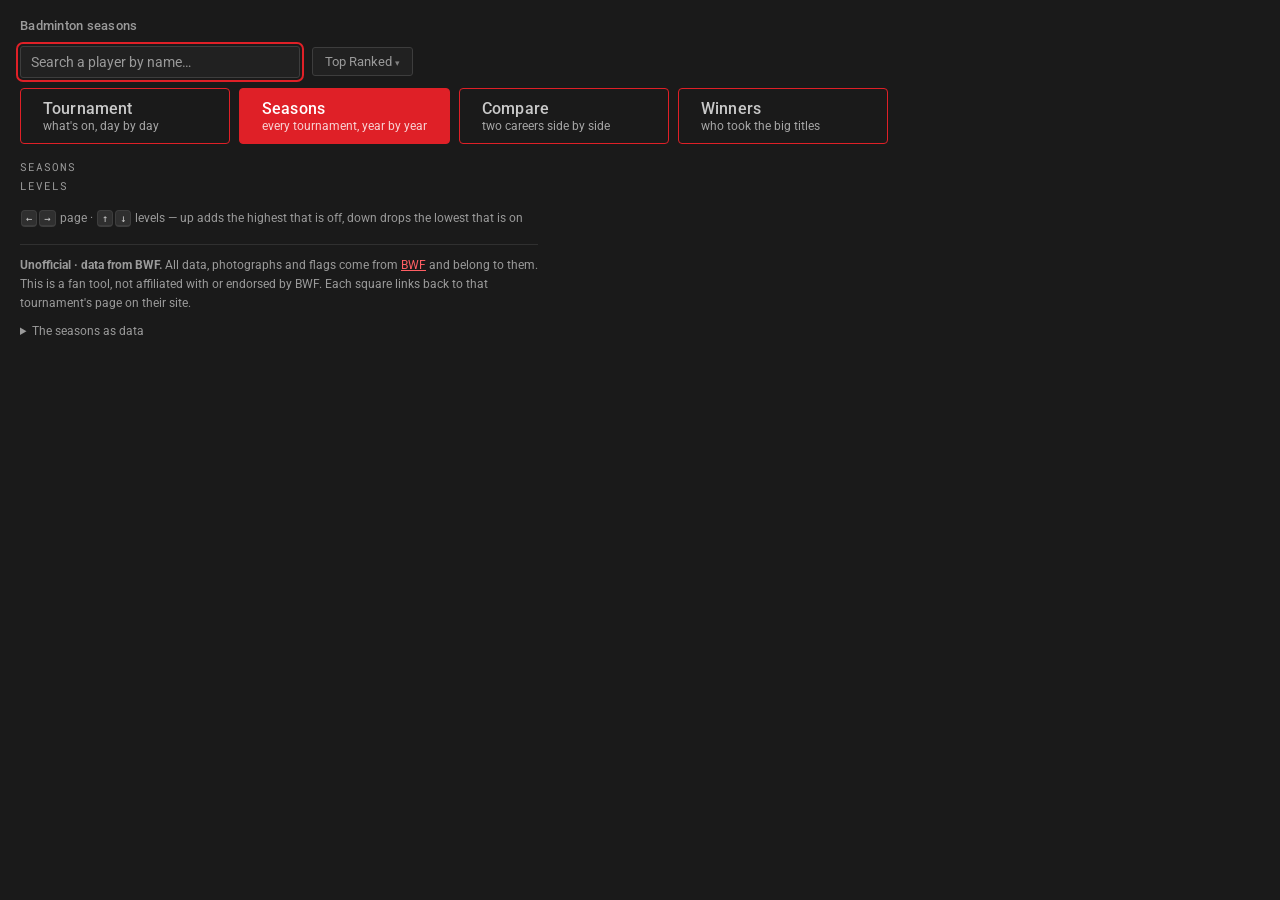
<file: index.html>
<!doctype html>
<html lang="en">
<head>
<meta charset="utf-8">
<meta name="viewport" content="width=device-width, initial-scale=1">
<title>Badminton seasons</title>
<!-- An empty data URI, so the browser stops asking for a favicon that does not
     exist yet and the console stays clean enough for a suite to assert on. -->
<link rel="icon" href="data:,">
<link rel="preconnect" href="https://fonts.googleapis.com">
<link rel="preconnect" href="https://fonts.gstatic.com" crossorigin>
<link rel="stylesheet" href="https://fonts.googleapis.com/css2?family=Roboto+Mono:wght@400;500;700&family=Roboto:wght@400;500;700&display=swap">
<link rel="stylesheet" href="styles.css">
</head>
<body>

<h1>Badminton seasons</h1>

<form id="pick" class="controls" autocomplete="off" role="search">
  <span class="ctl search">
    <input type="search" id="q" placeholder="Search a player by name…"
           aria-label="search for a player" role="combobox"
           aria-expanded="false" aria-controls="suggest" aria-autocomplete="list">
    <ul id="suggest" class="suggest" role="listbox" aria-label="player suggestions" hidden></ul>
  </span>

  <span class="ctl menu">
    <button type="button" id="topBtn" class="seg" aria-expanded="false" aria-controls="topPanel">
      Top ranked <span class="caret">▾</span>
    </button>
    <div id="topPanel" class="panel" hidden>
      <div id="topTabs" class="tabs" role="tablist"></div>
      <ol id="topList" class="toplist"></ol>
    </div>
  </span>
</form>

<!-- Who you are looking at, said properly: photograph, flag, name. -->
<section id="hero" class="hero" hidden>
  <img id="heroAvatar" class="avatar" alt="" hidden>
  <div class="ident">
    <h2 id="heroName" class="who"></h2>
    <p class="meta">
      <img id="heroFlag" class="flag" alt="" hidden>
      <span id="heroMeta"></span>
    </p>
  </div>
  <div class="heroctl">
    <span id="kindWrap" class="seasonsonly" role="group" aria-label="discipline"></span>
    <label class="toggle seasonsonly"><input type="checkbox" id="sized"> Size by weight</label>
  </div>
</section>

<!-- The pages, said plainly. This was a segmented control in the corner of
     the hero, which is where you put a setting, not where you put the other
     half of an application.
     ⚠️ Tournament first (10 Oct 2026). It is the one page that is about
     *now* rather than about a player you have to go and find, so it is the one
     that answers something the moment it opens. The rest run from the narrowest
     question to the widest: one career, two careers, everybody. -->
<nav id="pageNav" class="pagenav" aria-label="pages">
  <button type="button" class="tab" data-page="tmt">
    <span class="name">Tournament</span>
    <span class="sub">what's on, day by day</span>
  </button>
  <button type="button" class="tab on" data-page="seasons" aria-current="page">
    <span class="name">Seasons</span>
    <span class="sub">every tournament, year by year</span>
  </button>
  <button type="button" class="tab" data-page="compare">
    <span class="name">Compare</span>
    <span class="sub">two careers side by side</span>
  </button>
  <button type="button" class="tab" data-page="winners">
    <span class="name">Winners</span>
    <span class="sub">who took the big titles</span>
  </button>
</nav>

<section id="seasonsPage">

<div class="chiprow"><span class="lbl">Seasons</span>
  <div id="years" class="chips" role="group" aria-label="seasons"></div>
</div>

<div class="chiprow"><span class="lbl">Levels</span>
  <div class="chips" role="group" aria-label="tournament levels">
    <span id="levels" class="chips"></span>
    <span class="menu">
      <button type="button" id="moreBtn" class="chip more" aria-expanded="false"
              aria-controls="morePanel" hidden></button>
      <div id="morePanel" class="panel checks" hidden></div>
    </span>
  </div>
</div>

<!-- The one page with no notes under it, so its keys go here, under the chips
     they drive. -->
<p class="legend" id="seasonsKeys">
  <span class="keys"><kbd>←</kbd><kbd>→</kbd> page ·
    <kbd>↑</kbd><kbd>↓</kbd> levels — up adds the highest that is off, down drops
    the lowest that is on</span>
</p>

<p id="status" role="status"></p>

<div id="seasons" class="seasons"></div>
<p id="empty" class="empty" hidden></p>

</section>


<!-- The second page. Two readings of a career that the strip cannot give —
     re-indexed by season and level (the grid), or by level alone (the board) —
     and, either way, room for a second player beside the first. It is a page
     rather than a modal because comparing is a thing you come here to do, not a
     detail you peek at and dismiss. -->
<section id="comparePage" class="page" aria-labelledby="gridTitle" hidden>
  <header class="pagehead">
    <h2 id="gridTitle">Career grid</h2>

    <span id="gridView" class="kindwrap" role="group" aria-label="view">
      <button type="button" class="seg on" data-view="grid" aria-pressed="true">Grid</button>
      <button type="button" class="seg" data-view="honours" aria-pressed="false">Honours</button>
    </span>

    <span id="gridKind" class="kindwrap" role="group" aria-label="discipline"></span>
    <!-- Which vocabulary the rows are named in. Sits beside the discipline
         because it is the same kind of switch: neither changes a result, both
         change what the same results are called and grouped by. -->
    <span id="gridEra" class="kindwrap" role="group" aria-label="tournament names"></span>
    <span id="honMin" class="kindwrap" role="group" aria-label="minimum round" hidden></span>

    <label class="zoom" for="gridZoom">Zoom
      <input type="range" id="gridZoom" min="10" max="40" step="2" value="20"
             aria-label="cell size">
    </label>

    <!-- Whichever of the two views is up, drawn to a PNG. No range picker: the
         Winners board exports a span of seasons because that is the shape of the
         claim posted from it, and a career is not a span. -->
    <button type="button" id="gridSave" class="seg" aria-pressed="false"
            title="save this view as an image">Export</button>

    <form id="cmpPick" class="ctl search cmp" autocomplete="off" role="search">
      <input type="search" id="cmpQ" placeholder="Compare with…"
             aria-label="compare with another player" role="combobox"
             aria-expanded="false" aria-controls="cmpSuggest" aria-autocomplete="list">
      <ul id="cmpSuggest" class="suggest" role="listbox" aria-label="player suggestions" hidden></ul>
    </form>
  </header>

  <div class="chiprow exportbar" id="gridExport" hidden>
    <button type="button" id="gexpSave" class="seg">Download PNG</button>
    <button type="button" id="gexpCopy" class="seg">Copy</button>
    <span id="gexpNote" class="note"></span>
  </div>

  <div class="chiprow"><span class="lbl">Levels</span>
    <div id="gridGroups" class="chips" role="group" aria-label="levels shown"></div>
  </div>

  <div id="gridBody" class="gridbody"></div>
  <div id="honBody" class="honours" hidden></div>

  <p class="legend" id="gridLegend">
    <span class="key"><i class="cell r-w"></i> won</span>
    <span class="key"><i class="cell r-f"></i> final</span>
    <span class="key"><i class="cell r-sf"></i> semi</span>
    <span class="key"><i class="cell r-qf"></i> quarter</span>
    <span class="key"><i class="cell r-r16"></i> last 16</span>
    <span class="key"><i class="cell r-r1"></i> earlier</span>
    <span class="key"><i class="cell r-q"></i> qualifying</span>
    <span class="key"><i class="cell r-off"></i> nothing there</span>
  </p>
  <!-- Its own note rather than a clause in the block above: the reason these are
       here at all is that BWF's id for them is unusable, and that is worth
       saying where somebody looking at the block can read it. -->
  <p class="legend note" id="gamesNote">
    <strong>Continental&nbsp;Games</strong> is the Asian, Commonwealth, European,
    Pan&nbsp;American and African Games &mdash; the individual events only &mdash; and it sits
    <b>half a rung above the Continental&nbsp;Championships</b>: the same circle of
    countries, one every four years rather than every year. BWF has
    filed the Asian Games under four different categories and under none at all,
    so they are recognised by name; the team editions are separate tournaments and
    are left out with every other team event. Sub-regional games &mdash;
    East&nbsp;Asian, Mediterranean, SEA &mdash; are not in it.
  </p>
  <!-- Its own note for the same reason gamesNote has one: Unmapped is the single
       section on this page whose placing is admitted to be a guess, and the
       reason is a fact about the sport rather than about this app. -->
  <p class="legend note" id="oldNote">
    <strong>Unmapped</strong> is everything from before 2007, and it has no rung
    because <strong>there was no ladder</strong>. Until the Superseries began that
    season the circuit was the IBF World Grand&nbsp;Prix, which graded its events
    <strong>6-star down to 1-star by prize money alone</strong> &mdash; and the
    money was not the prestige: the 2006 All&nbsp;England was a
    <strong>4-star</strong> on $125,000, two rungs under the China Masters at
    $250,000. Nothing turns a purse into a tier, so these titles are shown
    together, last, in one section that says plainly that its placing is a guess.
    BWF's own filing is no help: of 85 tournaments from before 2007, checked
    across six careers of that era, <strong>77 carry the same category id</strong>
    &mdash; one bucket holding a world championship, an All&nbsp;England and a
    $3,000 satellite alike.
    <br>
    Results stop at <strong>2006</strong> because that is where BWF's own records
    stop carrying a <em>position</em>. Earlier seasons come back as a list of
    tournaments with no result beside them, and a cell that can only say
    &ldquo;Played&rdquo; is not a career.
  </p>

  <p class="legend note" id="gridNote">
    Each block is one level, and the cells in it are that season's results at
    that level, <strong>best first</strong> — not one column per tournament. A
    block is as wide as the most anyone here played at that level in a single
    season, so the empty cells on the right of a block are events they did not
    enter that year. Hover any cell for the tournament and the result.
    <br>
    <b>Export</b> draws whichever view is up to a PNG at twice the screen's
    density, with the link on it. There is no range to pick, unlike the Winners
    board: it draws <b>what is on screen</b> — the era, the level chips, the
    round bar, and both players if there are two — so switching a level off takes
    it out of the picture as well as off the page.

    <span class="keys"><kbd>←</kbd><kbd>→</kbd> page · <kbd>G</kbd> grid · <kbd>H</kbd> honours · <kbd>W</kbd> World Tour · <kbd>S</kbd> Superseries · <kbd>↑</kbd><kbd>↓</kbd> levels — up adds the highest that is off, down drops the lowest that is on</span>
  </p>

  <p class="legend" id="honLegend" hidden>
    <span class="key"><i class="cell r-w"></i> won</span>
    <span class="key"><i class="cell r-f"></i> final</span>
    <span class="key"><i class="cell r-sf"></i> semi</span>
    <span class="key"><i class="cell r-qf"></i> quarter</span>
    <span class="key"><i class="hnone"></i> nothing that good</span>
  </p>
  <!-- Shown on both readings, because both translate. Not toggled with the
       view-specific notes above it - but it is toggled by the era, because
       which half of a career is being translated is exactly what the era
       switch changes. -->
  <p class="legend note" id="mapNote">
    <strong>*</strong> BWF ships no name for its pre-2018 categories, so results
    from the Superseries era are placed on the tier they became, traced through
    the tournaments themselves: <strong>Superseries Premier</strong> as
    Super&nbsp;1000, <strong>Superseries</strong> as Super&nbsp;750,
    <strong>Grand&nbsp;Prix Gold</strong> as Super&nbsp;300 and
    <strong>Grand&nbsp;Prix</strong> as Super&nbsp;100. Those squares carry a
    notch out of one corner, and hovering one says what it actually was. The
    Seasons page never translates &mdash; there a Superseries Premier is called a
    Superseries Premier. Four old tiers become five new ones, so nothing lands on
    Super&nbsp;500; and before 2011 there was no Premier tier at all, which makes
    a 2008 All&nbsp;England a rung lower than a 2013 one.
    Switch to <strong>Superseries</strong> above to read the ladder the other way.
  </p>

  <!-- The mirror image, and not a paraphrase of it: in this direction the
       Super 500 has nowhere to land, and saying so is most of the note. -->
  <p class="legend note" id="mapNoteSS" hidden>
    <strong>*</strong> Read in Superseries names, the <em>modern</em> results are
    the translated ones: <strong>Super&nbsp;1000</strong> as Superseries Premier,
    <strong>Super&nbsp;750</strong> as Superseries, <strong>Super&nbsp;300</strong>
    as Grand&nbsp;Prix Gold and <strong>Super&nbsp;100</strong> as Grand&nbsp;Prix,
    traced through the tournaments themselves. Those squares carry the notch now,
    and everything from before 2018 is simply called what it was.
    &#9888; <strong>The Super&nbsp;500 has no rung here.</strong> Followed
    backwards across 2018 it splits four to three between Grand&nbsp;Prix Gold and
    Superseries, because one Grand&nbsp;Prix Gold became <em>both</em> a
    Super&nbsp;500 and a Super&nbsp;300 &mdash; 2018 was a split, not a renaming.
    A Super&nbsp;500 is folded up into the <strong>Superseries</strong> and is
    therefore drawn one rung higher than it was. That is the one thing this
    reading gets wrong, and it is why those squares are notched too. The gap
    between Superseries and Grand&nbsp;Prix Gold is the Super&nbsp;500 rung left
    standing empty rather than closed up.
  </p>

  <p class="legend note" id="honNote" hidden>
    Every result that reached the chosen round, whatever season it was in — one
    row per level, hardest at the top. A full rung up has
    <strong>&#966; times the area</strong> of the rung below, so an Olympic square
    covers about thirty Super&nbsp;100 ones. Six of the rungs are a
    <strong>half step</strong> instead — Worlds to Olympics, Continental Games to
    Worlds, Continental Championships to Continental Games, and Super&nbsp;1000 to
    Tour Finals — which is what lets the continental events have rungs of their own
    without the Olympics running away up the ladder.
    <span id="honLadderWT">The five Supers are still an unbroken run, stepping a
    full rung all the way down.</span><span id="honLadderSS" hidden>The era ladder
    has one visible double step, between Superseries and Grand&nbsp;Prix
    Gold, where the Super&nbsp;500 rung stands empty.</span> An empty row is a claim too:
    hover it to see whether they never got that far or never entered. Comparing two
    players mirrors the board about the centre line, so the best results of each
    meet in the middle.
    <br>
    <b>Export</b> draws the board as you have it — the bar included, so raising
    it to <b>W</b> exports a board of titles only — to a PNG at twice the
    screen's density, with the link on it.

    <span class="keys"><kbd>←</kbd><kbd>→</kbd> page · <kbd>G</kbd> grid · <kbd>H</kbd> honours · <kbd>W</kbd> World Tour · <kbd>S</kbd> Superseries · <kbd>↑</kbd><kbd>↓</kbd> the bar</span>
  </p>
</section>

<!-- Whatever tournament is on, without anybody picking one. `vue-tmt-schedule`
     names the live one, the one before it and the one after; the day bar walks
     its dates; `day-matches` gives that day's order of play, laid out by court
     because that is how an order of play is read. -->
<!-- One season, one pyramid: the base is the widest tier and the summit is the
     single greatest title. Like the tournament page, this is about the sport
     rather than about a player you chose, so it has no search box. -->
<section id="winPage" class="page" hidden>
  <header class="pagehead">
    <h2 id="winTitle">Winners</h2>

    <!-- Two readings of the same seasons: the board says who won what, the
         score says how much of it. Beside the discipline because it is the same
         kind of switch — neither changes a result, both change what you are
         being shown of them. -->
    <span id="winView" class="kindwrap" role="group" aria-label="view"></span>

    <span id="winKind" class="kindwrap" role="group" aria-label="discipline"></span>

    <!-- Which season the Year view draws. A menu rather than chips: twenty of
         them is a list to pick from, and the tiers beside it are a set to
         switch. Hidden on the three views that draw all twenty at once. -->
    <select id="winYear" class="whopick" aria-label="which season" hidden></select>

    <!-- Which tiers are drawn. A chip here only removes columns — nothing on
         this view is a share of anything, so there is no denominator to move
         and no number that changes meaning when one is off.

         Super 300 is nonetheless off to begin with, and the reason is width
         rather than meaning: it is eleven or twelve more columns in a modern
         season and thirteen in a Superseries one, and every square shrinks to
         fit them. It exists because the ledger's most quoted number — eleven
         titles in a season — is an eleventh title on that tier. See
         `YEAR_GROUPS`. -->
    <span id="winGroups" class="kindwrap" role="group" aria-label="tiers" hidden></span>

    <!-- Which continents count. Not a filter on the drawing: a chip moves the
         score too, because a ranking of legends is only readable if the reader
         knows and chooses which continents it is a share of. Asia and Europe by
         default, which is where 99.8% of these titles are won. -->
    <span id="winConf" class="kindwrap" role="group" aria-label="continents"></span>

    <!-- Whose career the third view draws. A menu rather than chips: ninety
         competitors on the women's doubles board is a list to search rather than
         a set to choose between. It sets the same pick a click on the Board
         sets, so the two are one act. -->
    <select id="winWho" class="whopick" aria-label="whose career" hidden></select>

    <span id="winSpan" class="tmtwhen"></span>

    <!-- The band under the pyramid, and the bar it draws at. Not a filter: it
         adds a reading of the same titles rather than hiding any of them. -->
    <button type="button" id="winEras" class="seg on" aria-pressed="true"
            title="the seasons somebody dominated">Eras</button>
    <span id="winMin" class="kindwrap" role="group" aria-label="titles a season"></span>

    <label class="zoom" id="winZoomLbl" for="winZoom">Zoom
      <input type="range" id="winZoom" min="8" max="26" step="1" value="14"
             aria-label="photograph size">
    </label>

    <!-- The score view's clutter bar. Not a filter on the data — every title is
         still in every season's total — only on how many lines are drawn. -->
    <span class="zoom" id="winFloor" hidden>
      <label for="winFloorRange">Show</label>
      <input type="range" id="winFloorRange" min="0" max="60" step="5" value="20"
             aria-label="lowest career best to draw">
      <span id="winFloorTxt" class="floortxt"></span>
    </span>

    <!-- A range of seasons, drawn to a PNG. The years are a range rather than a
         filter because that is the shape of the claim somebody posts. -->
    <button type="button" id="winSave" class="seg" aria-pressed="false"
            title="save a range of seasons as an image">Export</button>
  </header>

  <div class="chiprow exportbar" id="winExport" hidden>
    <label for="expFrom">From</label>
    <select id="expFrom" aria-label="first season"></select>
    <label for="expTo">to</label>
    <select id="expTo" aria-label="last season"></select>
    <button type="button" id="expSave" class="seg">Download PNG</button>
    <button type="button" id="expCopy" class="seg">Copy</button>
    <span id="expNote" class="note"></span>
  </div>

  <div id="winBody" class="pyr"></div>

  <!-- The same seasons as a quantity. One line per career, a point in every
       season somebody won something, and the height is how much of that season
       they took. -->
  <div id="winScore" class="score" hidden>
    <div class="chartwrap">
      <svg id="scoreChart" viewBox="0 0 1180 510" preserveAspectRatio="xMidYMid meet"
           role="img" aria-label="domination score by season"></svg>
      <div id="scoreTip" hidden></div>
    </div>
    <div class="legend scorelegend" id="scoreLegend"></div>

    <!-- The ranking. Deliberately *not* governed by the Show bar above it: that
         filters on peak, and a total ranking cut by peak is a different claim.
         See `dominationRanking`. -->
    <div class="ranks">
      <div class="chiprow">
        <h3>Dominators</h3>
        <div id="rankMode" class="chips" role="group" aria-label="rank by"></div>
        <!-- There was a row of chips here offering three readings of the
             pandemic seasons. There is one reading now and no control for it;
             what it is gets said in the caption instead, because a reader
             comparing 2020 with 2023 should not have to infer that the two were
             divided by the same year. -->
        <span class="lbl" id="rankWhat"></span>
        <button type="button" class="linkish" id="rankMore" hidden></button>
      </div>
      <table id="scoreRank" class="ranktable"></table>
    </div>

    <div class="scorecols">
      <div>
        <h3>Best single seasons</h3>
        <table id="scoreBest"></table>
      </div>
      <div>
        <h3>What each season held</h3>
        <table id="scoreYears"></table>
      </div>
    </div>
  </div>

  <p class="legend note" id="careerNote" hidden>
    <b>The same board, read through one competitor.</b> Every square is in the
    same place and at the same size it is on the Board — same rows, same
    tournaments, same order — but instead of the winner's face it shows what
    <i>this</i> competitor got there, in the colours the Compare page uses.
    <b>Green and a #1 is a title</b>, and the ramp runs down through the final,
    the semi-final and the early rounds to red.
    <br>
    ⚠️ <b>An outline is a tournament they did not enter, and that is not a
    defeat.</b> It is the reason this view exists. On the Board, a season where
    somebody took eleven of seventeen titles shows six squares with somebody
    else's face in them, and they all read alike — when four of them may be
    tournaments that competitor never played and two may be finals they lost.
    Eleven from thirteen with two finals is a different season, and the Board
    alone cannot say so.
    <br>
    ⚠️ <b>This is the competitor's own record, read from BWF's career data</b>
    and joined to the board on BWF's tournament id. The harvested file holds who
    <i>won</i> each title and nothing about anybody else, so a runner-up can only
    come from the career — which is a whole career of requests, cached in your
    browser the same way the Seasons page caches one.
    <br>
    ⚠️ <b>A pair is the two careers where they agree.</b> BWF ships no partner at
    all, so a doubles career is that player's results in that draw whoever they
    played with. Two players who finished in the same place at the same
    tournament were in the same pair — exact for a title or a lost final, since
    only one pair can be either, and an approximation for an early exit, where two
    pairs can go out in the same round. Where they disagree they were not
    partners, so the tournament is drawn as one this pair did not play.
  </p>

  <p class="legend note" id="scoreNote" hidden>
    <b>A score of 100 is the whole season</b> — every title on the board that
    year, and nobody else with one. It is a share, so one player's rise is
    always somebody else's fall, and the seasons can be held against each other
    however many titles each of them held.
    <br>
    <b>Not every title counts the same.</b> Each is worth what its rung on the
    board is worth, on the same ladder the photographs above are sized by. So the
    score is not a second ranking; it is the board's own ranking, added up. A
    Super 750 is the unit:
    <span id="scoreLadder" class="ladder"></span>
    Seven Super 750s to an Olympic gold, which is about the trade anybody who
    has watched the sport would make. The rungs step by <b>φ, the golden ratio —
    1.618</b>, except for four half steps of <b>√φ — 1.272</b>: a Tour Finals
    over a Super&nbsp;1000, a Continental Games over a Continental Championships, and
    each global event over its own continental one is a <i>full</i> step, but the
    Olympics over the Worlds is half. That is what puts two continental rungs on
    the ladder and still leaves an Olympic gold at 6.854.
    Seasons before 2018 are weighed on the same
    rungs and <b>named for what they were called at the time</b> — 2013 held
    twelve Superseries where 2023 holds six Super 750s — so a title is never
    called something it was not, and never weighed on a ladder of its own.
    <br>
    ⚠️ <b>A competitor has a point only in the seasons they won something.</b>
    This data says who won, not who entered, so &ldquo;nothing in 2013&rdquo; and
    &ldquo;not on the tour in 2013&rdquo; cannot be told apart — and a line drawn
    along the bottom would be claiming the first while knowing only the second.
    Lines break at the gaps, and a lone season stays a lone face.
    <br>
    ⚠️ <b>In the doubles draws a competitor is the pair</b>, not the two people
    in it. A title is won by a partnership; halving it would draw every pair as
    two identical lines and make the chart describe people rather than teams. So
    a partner change ends one line and starts another — which is what happened.
    <br>
    ⚠️ <b>A faint column is a season not to read at face value</b>, named at its
    foot. Two different things put one there. An <b>asterisk</b> on the year
    means far fewer titles than the seasons around it — <b>2020</b>, which
    stopped in March and held three, and <b>2022</b>, which held eight. And the
    <b>pandemic seasons</b> are marked whether or not they were short:
    <b>2020, 2021 and 2022</b>. 2021 is the one a count cannot find — it held
    ten, the same as 2018 and 2019, and what was wrong with it was not how many
    but <b>who was in the draw</b>. A score is a share, so a thinner field
    flatters everybody left in it: eight of 2021's eleven events had
    <b>literally no Chinese player</b> — both Thailand Opens, the All England,
    the French, both Indonesia events and both World Tour Finals — against a
    normal 12–15% of the field. 2020 is split by the shutdown: the All England on
    11 March had an ordinary field, the October Denmark Open and the January-2021
    Finals none at all. 2022 is the weakest case and is in on a judgement —
    present everywhere but at three quarters of normal, on a calendar cut to
    eight events from twelve.
    <br>
    ⚠️ <b>The season being played is weighed against the whole year</b>, not
    against the part of it that has happened. Otherwise whoever won the first
    tournament of January would have taken 100 of the season — and the strip
    below the axis says <b>8/12</b> rather than 8 so you can see it. The titles
    still to come belong to nobody yet, so the column adds up to less than a
    whole season and will only rise: it cannot flatter anyone, which is what
    makes it safe to count. Finished seasons keep the titles that were
    <i>actually played</i> — 2020 is a share of three, not of the nine still on
    the calendar when it was abandoned.
    <br>
    The bars under the axis are how many titles each season held, and a
    <b>dashed</b> leg is a line crossing one of the marked years.
    <br>
    <b>Show</b> hides the crowd: it draws everybody whose best season clears the
    bar. Its default is worked out from the data — as high as it will go without
    dropping anybody who ever <i>led</i> a season — and the season being played
    is left out of that sum, because a part-played year cannot say who led it.
    <br>
    <b>Dominators</b> ranks the whole board rather than a season of it, and
    there are three honest ways to do that. <b>Total</b> is every season's share
    added up: it rewards staying there, and it is why LEE Chong Wei is second in
    the men's singles on a best season of 43. <b>Peak</b> is the best single
    season: it rewards the year nobody else got a look in, and it is why
    KIM / SEO are first in the men's doubles on two seasons and eighth on total.
    Both numbers are always on screen and only the <i>sort</i> moves, because the
    two orderings disagree and the disagreement is the point — a table showing
    one column at a time would have hidden it.
    <br>
    <b>Best seasons</b> ranks the seasons themselves, and it is the one where a
    competitor can appear more than once. The other two answer once per career,
    so a career's <i>second</i>-best year is invisible in them however good it
    was: Kento MOMOTA took <b>78</b> of 2019 and <b>53</b> of 2018 — the first
    and fifth best men's singles seasons on the board — and Peak can only ever
    say the first of those. Five seasons, and two of them among the best anyone
    has played. The hover carries the career total the columns drop, which is
    what makes a short peak read as one.
    <br>
    ⚠️ <b>It is a different question, not a better answer</b>, which is why it
    is a third chip rather than a replacement. A list of the best seasons is
    crowded by the people who had them — six competitors hold the top fifteen
    men's singles seasons, and KIDAMBI Srikanth, tenth on Peak, is
    twenty-eighth here. That is what the list <i>is</i>; it simply stops being a
    ranking of competitors while it does it, and the ranking of competitors is
    one chip away. Picking a name still picks the <i>competitor</i>, so clicking
    one of MOMOTA's seasons lights both.
    <br>
    ⚠️ <b>There is deliberately no average.</b> It is the obvious third column
    and it would be a lie. This data says who <i>won</i>, not who <i>entered</i>,
    so a competitor has a point only in the seasons they won something — the
    seasons they played and won nothing are missing from the divisor rather than
    sitting in it as zeroes. One good year and nothing else would out-rank a
    fifteen-year career, and the number would be describing the hole in the data
    rather than the players. It is the same fact that makes the lines above
    break at a gap instead of running along the bottom.
    <br>
    ⚠️ <b>The pandemic seasons get the same denominator as every other
    season.</b> What is most obviously wrong with 2020 is arithmetic before it is
    competition: three titles were played, so one of them would be a third of the
    year. So 2020 and 2022 are weighed against <b>what a full season of the era
    was worth</b> — nineteen and a third Super 750s, twelve titles, read off the
    seasons the file holds rather than typed in, and exactly the figure 2023 and
    2025 are weighed against. A season cut short then reads as the fraction of a
    year it actually was. Viktor AXELSEN's career total is <b>269</b>; against
    2020's own three titles it would read 315. The strip under the axis says
    <b>3/12</b>, the way the year still being played does.
    <br>
    ⚠️ <b>The thin field stays in the record, and that is deliberate.</b> Fewer
    Chinese players entered, so fewer Chinese players won, so their scores are
    lower and everybody else's are higher — and that is what happened. What the
    denominator removes is the arithmetical distortion, not the sporting one: a
    player who won one of 2020's three titles cannot bank more than one title's
    worth of a whole year, because the rest of the year was never played and
    nobody won it. The seasons are marked wherever they appear — a faint column,
    the word <b>Covid</b>, an amber asterisk on the year and an amber bar in the
    strip beneath it, and the same asterisk on the season in the ranking below —
    so you know not to read them as ordinary, and then you do the judging.
    <br>
    ⚠️ <b>That mark is on the season, never on the competitor.</b> A peak taken
    in 2021 is a peak taken in a year played largely without one country's team;
    that is a fact about the year, and the player did nothing to earn an asterisk
    of their own. There used to be one beside the name — it meant "this career is
    being under-counted" and it went when the seasons stopped being set aside.
    <br>
    ⚠️ <b>It is a calendar correction and it cannot see a field.</b> Two things
    were wrong with these years — fewer events, and a thinner draw at the ones
    that ran — and this fixes only the first. <b>2021 is where that shows</b>: it
    held <i>more</i> than a normal season by weight, an Olympics and a Worlds and
    two World Tour Finals, so it is left exactly as it was — and 2021 had the
    thinnest field of the three, eight of its eleven events with no Chinese
    player in the draw at all. AXELSEN's peak sits in that season. Known, and the
    reason those marks on the chart are not decoration.
    <br>
    ⚠️ <b>The Show bar does not reach this table.</b> The bar filters on peak,
    and a total ranking cut by peak is a different claim: at the men's singles
    default it draws twelve of the forty-five careers listed here, and it drops
    Jan O JORGENSEN — four seasons, twelfth on total — for a best season of 7.
    The bar declutters the chart; the ranking is the whole board. Clicking a name
    picks it out everywhere, and if the bar was hiding them the bar comes down to
    fit. Click a name to pin it — or <b>click the face on the chart</b>, which is the
    same name with a season attached and does the same thing. The others stay on
    the chart, dimmed, because a share means nothing without the people it was
    taken from. Click again to unpin, or press <kbd>Esc</kbd> to clear the lot.
    <br>
    <b>Export</b> draws whatever range of seasons you pick to a PNG at twice the
    screen's density, with the link on it — the bar you set and the names you
    pinned included, because those are what the picture is <i>about</i>. Cropping
    changes what is shown and never what is counted: a score is a share of its
    own season, so the numbers, the colours and the height of the axis are all
    settled over the whole board and then cut to the years you asked for.
    <span class="keys"><kbd>←</kbd><kbd>→</kbd> page · <kbd>Y</kbd> year ·
      <kbd>B</kbd> board · <kbd>S</kbd> score · <kbd>M</kbd><kbd>W</kbd><kbd>X</kbd> discipline, twice for
      the doubles · <kbd>↑</kbd><kbd>↓</kbd> the bar · <kbd>T</kbd> total ·
      <kbd>P</kbd> peak · <kbd>N</kbd> best seasons · <kbd>Esc</kbd> unpick</span>
  </p>

  <p class="legend note" id="yearNote" hidden>
    One season, one column per tournament, <b>left to right in the order they
    were played</b>. Three rows: the champion, the runner-up, and the two who
    lost in the semi-finals. The Board view simplifies twenty seasons so they
    can be read side by side; this is the other half of that trade — one season,
    at the depth the simplification gave up.
    <br>
    <b>Size means how far they got, and nothing else.</b> The winner of a
    Super 500 is drawn exactly as large as the winner of the Olympics, because
    the question here is how far each person got at each event, and a size that
    meant two things at once would answer neither. <b>The level is in the column
    header instead</b>: a gold numeral for the World Tour rungs, sized by what
    that tier is worth, and the same two marks the Board uses for the two titles
    that are not a number — the rings for an Olympics, the cup for a World
    Championships. The Tour Finals, a continental championships and the whole
    Superseries era get a word, because BWF never gave those tiers a number to
    draw.
    <br>
    <b>An empty column says which kind of empty it is</b>, and there are three
    kinds. Most of a season drawn in the autumn has not been played yet. Some
    tournaments were played and have no result at all. And some finished after
    this board was last harvested, which is not a fact about badminton but a
    fact about this page — those are hatched in blue and say so on hover,
    with the harvest date in the line above the board.
    <br>
    ⚠️ <b>The data behind this page is a photograph, not a feed.</b> It is
    collected by hand and committed, so the heading says <i>as of</i> a date —
    and on 2 November 2026 that date was twelve days old, with the French Open
    and the HYLO Open both finished and both drawn as holes. They read "BWF has
    no result", which was the page asserting something untrue about BWF rather
    than admitting something true about itself. A column whose tournament ended
    after the harvest ran now says exactly that.
    <br>
    ⚠️ <b>No result is not always a gap in the records.</b> Fifteen of 2020's
    twenty-one tournaments have none because they were <b>cancelled</b> — that
    season is what a pandemic looks like on a calendar, not a failed harvest.
    Three continental championships of 2014 are the other case: played, and
    missing from BWF's own archive. Nothing in the data tells the two apart, so
    the page says the one thing it can prove — that there is no result — and
    leaves the reason to the reader who knows the year.
    <br>
    <b>Third and fourth are only in order where a match decided it.</b> The
    Olympics plays a bronze play-off, so its two semi-final losers really are a
    third and a fourth and are numbered; a tour event does not, so the pair
    share third place and no order is implied. A medal can also be won without a
    match — Carolina MARIN withdrew injured from her Paris 2024 semi-final and
    the bronze play-off was never played — and there is nothing in BWF's data
    that tells that apart from a shared third, so the page draws them level.
    <br>
    ⚠️ <b>In the doubles draws a cell holds the pair, split down the middle</b>,
    exactly as a square does on the Board, and the pair is <b>one competitor</b>
    — one cell, one row in the ledger. A cell is one competitor and a column is
    two cells wide, because the semi-final row holds two of them.
    <br>
    <b>Click a face to follow one competitor across the season</b> — everything
    else recedes and the picked faces stay lit. The ledger under the board picks
    the same way, and it is the answer the board can only imply: how many of
    these a person won, lost, or lost a semi-final of. Press <kbd>Esc</kbd> for
    the whole season back.
    <br>
    ⚠️ <b>The continental chips are shared with the Board</b>, and they start on Asia
    and Europe there for a reason that is about the Board's score rather than
    about this drawing — so a 2026 season opens on 24 of its 27 tournaments and
    the Oceania, African and Pan Am championships are one click away. One
    control cannot honestly mean two things, so it means the Board's.
    <br>
    ⚠️ <b>Super 500 and above.</b> Which costs nothing before 2018: four old
    tiers became five and Super 500 is the one nothing maps to, so in the
    Superseries era this floor lands on exactly the Board's own set. A
    Super 300 chip is where that stops being true and the era question has to
    be answered, which is why there is not one yet.
    <br>
    ⚠️ <b>The season-ending Finals belongs to the season it concludes.</b> COVID
    pushed the 2020 edition to 27 January 2021, so it is drawn on the 2020 board
    with an asterisk saying where it was really played — the same rule the
    Board and the career grid already follow.
    <span class="keys"><kbd>Y</kbd> year · <kbd>B</kbd> board · <kbd>S</kbd> score
      · <kbd>M</kbd><kbd>W</kbd><kbd>X</kbd> discipline, twice for the doubles
      · <kbd>Esc</kbd> unpick</span>
  </p>

  <p class="legend note" id="winNote">
    Each square is a title, sized by what it was worth — the same ladder the
    honours board uses, so a Super 1000 here is a Super 1000 there.
    <b>Every row holds two tiers</b>: Olympics with the World Championships,
    Continental Games with Continental Championships, the Tour Finals with the
    Super&nbsp;1000s, and the Super&nbsp;750s have the base to themselves. Six rows of
    faces is a column too tall to read as one picture — and most people would
    agree a Tour Finals is not worth much more than a Super&nbsp;1000, which was
    always slightly absurd alone on a line holding exactly one square.
    <br>
    <b>Every square on a line is the same size, and a gold ring says which one
    outranks the rest.</b> Two sizes on a row of faces read as a layout accident
    rather than as a ranking, which is why the Olympics has been drawn at the
    Worlds size with a ring since this board was built; now that three rows hold
    two tiers, that is the rule. One marked square beside a plain one <i>is</i>
    the ranking, and ringing both would make them a matched pair in two liveries.
    The ladder still ranks them apart <i>between</i> rows, and the honours board
    on the Compare page ranks all of them apart by size, because that is a claim
    about worth and this is a row of portraits.
    <br>
    A row reads <b>hardest first</b>, not oldest first: the Tour Finals leads the
    row it shares even though it is played in December. The continental row goes
    by <b>continent</b> instead — Asian Games, Asian Championships, European
    Games, European Championships — because two titles from the same
    confederation belong beside each other.
    <br>
    ⚠️ <b>In the doubles draws a square holds the pair, split down the middle</b>
    — half a photograph each, and each half is the <b>middle</b> of its own
    photograph rather than one player's left ear and the other's right. The
    square stays the size the ladder says it is: a doubles title is won by a
    partnership, and every square on this board has to mean the same thing.
    Above the square the pair is <b>one competitor</b> — one tile, one bar, one
    line on the score — so a player who changes partner starts again, which is
    the honest reading: the old team stopped winning and a new one started.
    And a pair is always drawn <b>the same way round</b>: BWF does not list a
    partnership consistently — Kido and Setiawan appear eleven times one way and
    once the other — so the page takes the federation's own commonest order for
    each pair and uses it everywhere. No convention is layered on top of that;
    BWF itself puts the woman first in some mixed pairs and the man first in
    others, and this says what the federation says.
    <br>
    <b>Click a square to follow one competitor across the board</b> — everything
    else recedes and the picked faces stay lit. Click more to compare them, click
    a lit one again to drop it, or press <kbd>Esc</kbd> to get the whole board
    back. The bars in the eras band pick the same way, and so do the faces on the
    score chart. The squares themselves stay: what fades is the photographs, so
    the shape of every season is still there to read behind them.
    <br>
    ⚠️ <b>No team events.</b> A team title would rank a player by the country they
    were born in, which is not what any of this measures.
    <br>
    ⚠️ <b>The continental chips move the score, not just the drawing.</b> Asia,
    Europe, Pan&nbsp;Am, Africa and Oceania each switch their own championships and
    their own four-yearly games in or out — and a continent that is off is not in
    the season's <b>denominator</b> either, so the scores you are reading are
    always a share of exactly the board in front of you. That is the point: a
    ranking of the greats with a continent counted that you did not ask for is a
    ranking you cannot trust. <b>Asia and Europe are on by default</b>, because of
    the 1210 titles here that are open to the world, Asia has won 89.3% and
    Europe 10.5% — Pan&nbsp;Am, Africa and Oceania have two between them. Switch all five off and this is the board
    as it stood before October 2026. The chips travel in the link, so a board you
    send shows the numbers you were looking at.
    <br>
    ⚠️ <b>The Commonwealth Games is not here, and no chip can bring it.</b> It
    spans four of those five confederations, so there is no continent that owns it
    — and a title no chip governs is one whose weight would sit in every
    denominator with no way to take it out. BWF's own calendar also has no
    individual entry for Glasgow 2014, only the mixed team event, so a row for it
    would show a hole that is a gap in the records rather than a fact about the
    sport. It is still on a player's own Compare grid, where the question is what
    that player won.
    <br>
    ⚠️ Seasons before 2018 are drawn on the modern ladder — a Superseries
    Premier where a Super 1000 goes, a Superseries where a Super 750 goes — and
    each square is <b>named for what it was called at the time</b>, so hovering
    a 2013 title says Superseries Premier and the same rung in 2023 says Super
    1000. <b>Before 2011 there was no Premier tier at all</b>: all twelve
    Superseries were one rank, so 2007–2010 fill both rows with squares of the
    <b>same size</b>. The equal size is the point — a larger top row would
    claim a tier that did not exist for another four years.
    <br>
    ⚠️ <b>The continental rows are complete from 2014 and patchy before it.</b>
    BWF's own records carry no order of play for most of the continental
    championships between 2007 and 2013 &mdash; there is nothing to read a winner from
    &mdash; so 64 of the 100 that were held are on this board and the rest are simply
    absent. An empty continental row in 2009 is a gap in the records, not a season
    without an Asian Championships. It costs one career in particular: LEE Chong
    Wei's one continental title is the <b>2016</b> Asian Championships, and the
    seasons where he might have added to it are the ones that are missing.
    <br>
    ⚠️ <b>And the board starts at 2007 because that is where the ladder starts.</b>
    Before the Superseries the circuit was the IBF World Grand&nbsp;Prix, which
    graded its events 6-star down to 1-star <b>by prize money alone</b> — and the
    money was not the prestige: the 2006 All&nbsp;England was a <b>4-star</b> on
    $125,000 while the China Masters was a 6-star on $250,000. Sizing those
    squares by what they paid would draw an All&nbsp;England two rungs below a
    China Masters, so they are not drawn at all rather than drawn wrong. Those
    seasons are still on the Seasons and Compare pages, grouped as
    <b>Unmapped</b>.
    <br>
    ⚠️ <b>A dashed square, and ⁕ beside the year, mark a title that did not
    happen when its name says.</b> The
    season-ending Finals belongs to the season it concludes, so the 2010
    Superseries Finals and the 2020 World Tour Finals are drawn in 2010 and
    2020 though both were played the following January — the same rule the
    career grid uses, so the two views cannot disagree. The Tokyo 2020 Olympics
    stays in 2021, where it was won: a Finals is the conclusion of a season
    already played, and an Olympics is not the conclusion of anything.
    <br>
    <b>Eras</b> draws a bar across every run of seasons in which somebody won at
    least three of the titles above — four or five on the picker, one colour per
    career, and the totals on the hover. Bars overlap on purpose: LEE Chong
    Wei's decade runs under LIN Dan's and then CHEN Long's, and naming one
    champion a year would erase exactly that. Runs are consecutive seasons only,
    so a dip is a gap and 2020 severs every line.
  
    <br>
    <b>Export</b> draws whatever range of seasons you pick — the pyramid, the
    band and all — to a PNG at twice the screen's density, with the link on it.
    It is drawn from the data rather than photographed off the page, so it comes
    out the same size whatever the zoom slider is on. <b>Anyone you have picked
    out goes into the picture</b>, with their names at the foot of it — a board
    with one pair followed across it is a different thing to send than the
    board.
    <span class="keys"><kbd>←</kbd><kbd>→</kbd> page · <kbd>Y</kbd> year ·
      <kbd>B</kbd> board · <kbd>S</kbd> score · <kbd>M</kbd><kbd>W</kbd><kbd>X</kbd> discipline, twice for
      the doubles · <kbd>E</kbd> eras · <kbd>↑</kbd><kbd>↓</kbd> the bar ·
      <kbd>Esc</kbd> unpick</span>
  </p>
</section>

<section id="tmtPage" class="page" hidden>
  <header class="pagehead">
    <h2 id="tmtTitle">Tournament</h2>
    <span id="tmtWhen" class="tmtwhen"></span>
    <span id="tmtState" class="badge"></span>

    <!-- The day and the draw are two readings of the same tournament: one is
         what is on court today, the other is where it is all heading. -->
    <span id="tmtView" class="kindwrap" role="group" aria-label="view">
      <button type="button" class="seg on" data-view="oop" aria-pressed="true">Order of play</button>
      <button type="button" class="seg" data-view="draw" aria-pressed="false">Bracket</button>
    </span>

    <button type="button" id="tmtRefresh" class="seg">Refresh</button>
    <a id="tmtLink" class="seg" href="#" target="_blank" rel="noopener" hidden>On BWF ↗</a>
  </header>

  <!-- Only rendered in a week when BWF is running more than one at once, which
       is also the only week the page has to choose. -->
  <div class="chiprow" id="tmtAlso" hidden></div>

  <div class="chiprow tmtbar" id="tmtDayBar"><span class="lbl">Day</span>
    <div id="tmtDays" class="daybar" role="group" aria-label="days"></div>
    <span class="stars">
      <span id="starCount" class="starcount"></span>
      <label class="toggle"><input type="checkbox" id="starredOnly"> Starred only</label>
      <button type="button" id="clearStars" class="seg">Clear</button>
    </span>
  </div>
  <div class="chiprow" id="tmtDrawsBar"><span class="lbl">Draws</span>
    <div id="tmtDraws" class="chips" role="group" aria-label="draws shown"></div>
  </div>

  <!-- A draw is one discipline by definition, so the bracket picks exactly one
       rather than filtering several. Its own row, because it means something
       different from the draw chips above. -->
  <div class="chiprow" id="tmtDrawBar" hidden><span class="lbl">Draw</span>
    <div id="tmtDrawPick" class="chips" role="group" aria-label="discipline"></div>
    <span class="lbl from">Show from</span>
    <div id="tmtRounds" class="chips" role="group" aria-label="first round shown"></div>
  </div>

  <div id="tmtBody" class="oop"></div>

  <div id="tmtDrawBody" hidden>
    <div class="brwrap"><div id="tmtCanvas" class="brcanvas"></div></div>
  </div>

  <p class="legend note" id="tmtDrawNote" hidden>
    The whole draw, feeders on the left and the final on the right. The
    <strong>Show from</strong> chips fold away the rounds that are over — and
    they do it by <em>re-laying out</em> the tree from that round, not by hiding
    columns: every round doubles the gap between its cards, so the four
    quarter-final cards sit sixteen slots apart to line up with thirty-two
    first-round matches nobody is looking at any more. Hiding the columns would
    have left the gaps. It opens on the earliest round that still has a match to
    play. A dashed card with <strong>Bye</strong> is not a fixture — that player
    is through without playing, which at some tournaments is sixteen of the
    thirty-two first-round cells. <strong>Click a card to star the match</strong>,
    the same star the order of play uses.
  
    <span class="keys"><kbd>←</kbd><kbd>→</kbd> page · <kbd>O</kbd> order of play · <kbd>B</kbd> bracket · <kbd>↑</kbd><kbd>↓</kbd> how much of the draw · <kbd>M</kbd><kbd>W</kbd><kbd>X</kbd> discipline, twice for the doubles</span>
  </p>

  <p class="legend note" id="tmtNote">
    One column per court, and down each one the matches in the order they are
    played — <strong>a row is a moment</strong>, so two cards level with each
    other were on court together, within a quarter of an hour. An empty cell
    means nothing <em>started</em> on that court at that moment: usually it is
    still playing the match above, and at the foot of a column it is the court
    with one match more to get through than its neighbours.
    Which is not the same as sorting the day by the clock: BWF publishes a start
    for the first match of each session and then strings a flat 50-minute
    estimate through the rest, which on some courts runs backwards. Estimated
    times are marked <strong>&asymp;</strong> and carry BWF's own
    <strong>Followed by</strong> or <strong>Court and time TBA</strong>; a
    published start &mdash; <em>Starting at</em>, <em>Not before</em> &mdash; never is.
    A match saying <strong>Not published</strong> where the names go has been
    played and scored: BWF sometimes drops the players from a match for the rest
    of the day it was played on, and they come back the next day.
    <strong>Click a match to star it</strong> — starred matches stay lit and the
    rest stay dimmed, so a handful of them read at a glance across a whole day.
    While a tournament is on, the scores are checked every minute and anything
    that moved is marked for a few minutes after.
  
    <span class="keys"><kbd>←</kbd><kbd>→</kbd> page · <kbd>O</kbd> order of play · <kbd>B</kbd> bracket · <kbd>↑</kbd><kbd>↓</kbd> day · <kbd>M</kbd><kbd>W</kbd><kbd>X</kbd> discipline, twice for the doubles · <kbd>S</kbd> starred only</span>
  </p>
</section>

<footer class="foot">
  <p>
    <strong>Unofficial · data from BWF.</strong>
    All data, photographs and flags come from
    <a href="https://bwfbadminton.com/" target="_blank" rel="noopener">BWF</a>
    and belong to them. This is a fan tool, not affiliated with or endorsed by BWF.
    Each square links back to that tournament's page on their site.
  </p>
  <details id="rawWrap">
    <summary>The seasons as data</summary>
    <pre id="raw"></pre>
  </details>
</footer>

<script type="module" src="app.js"></script>
</body>
</html>
</file>
<file: styles.css>
/* ==========================================================================
   Badminton seasons — unofficial BWF fan tool

   The palette is the predecessor's BWF skin in dark, carried over so the two
   tools look like the same family: Roboto, BWF red, near-black rather than
   blue-black.

   Deliberately single-mode. The result ramp is a green-to-red gauge judged
   against this ground; a light flip changes the very thing that was tested, and
   the last pass shipped a first-round label in white on a near-white box
   because of it. Every colour is painted explicitly so the page holds its own
   ground whatever is behind it.
   ========================================================================== */

:root {
  color-scheme: dark;

  --font: Roboto, "Segoe UI", system-ui, -apple-system, sans-serif;
  --mono: "Roboto Mono", ui-monospace, Consolas, monospace;

  --bg:            #1a1a1a;
  --surface:       #262626;
  --surface-2:     #2f2f2f;
  --surface-sunk:  #212121;

  --text:          #f2f2f2;
  --text-dim:      #c9c9c9;
  --text-muted:    #9a9a9a;

  --border:        #3d3d3d;
  --border-soft:   #303030;

  --accent:        #df2027;   /* BWF red */
  --accent-hover:  #ca3732;
  --accent-fg:     #ffffff;
  --accent-text:   #ff5f64;   /* accent used AS text on dark */

  --bad:           #ff6b6b;
  --live:          #12ffc4;   /* a match being played, and only that */
  --warn:          #ffbc20;   /* scheduled, not yet under way */

  /* The result ramp, green for a title through to red for a first-round exit.
     Named here rather than inline because two views paint with it: the season
     strip fills a gauge to a percentage, the grid floods a whole cell. They
     have to agree, and one set of hexes is how that stays true. */
  --res-w:    #1a7f37;
  --res-f:    #3fa34d;
  --res-sf:   #7cb342;
  --res-qf:   #c9a227;
  --res-r16:  #e07b39;
  --res-r1:   #cf4b3f;
  --res-q:    #8f5a55;
  --res-unk:  #6e6e6e;   /* there, but the placing is not one we recognise */
  --res-na:   #4a4a4a;   /* there, with no individual placing at all */
  --res-soon: #3c5a73;   /* entered; the tournament has not started */
  --res-off:  #292929;   /* did not play — the grid's ground */

  --radius-card:   4px;
  --radius-btn:    3px;
  --shadow:        0 2px 10px rgba(0, 0, 0, .55);
}

* { box-sizing: border-box; }

/* `hidden` has to actually hide. The attribute is only a UA `display: none`, so
   any rule that sets `display` at all outranks it — and this sheet sets it on
   nearly everything, which meant `el.hidden = true` on a flex legend or an
   inline-flex button group did precisely nothing. Asserted once, here, rather
   than remembered at every call site. */
[hidden] { display: none !important; }

body {
  margin: 0;
  padding: 16px 20px 36px;
  background: var(--bg);
  color: var(--text);
  font: 15px/1.5 var(--font);
  -webkit-font-smoothing: antialiased;
}

h1 {
  font-size: 13px;
  font-weight: 500;
  letter-spacing: .02em;
  color: var(--text-muted);
  margin: 0 0 10px;
}

/* ---------- controls ---------- */

.controls {
  display: flex;
  flex-wrap: wrap;
  gap: 8px 12px;
  align-items: center;
  margin-bottom: 10px;
}

.ctl { display: inline-flex; align-items: center; gap: 7px; font-size: 13px; color: var(--text-dim); }

input[type=text], input[type=search] {
  background: var(--surface-sunk);
  color: var(--text);
  border: 1px solid var(--border);
  border-radius: var(--radius-btn);
  padding: 7px 10px;
  font: 400 14px var(--font);
}
input::placeholder { color: var(--text-muted); }

.search { position: relative; }
.search input { width: 280px; }

/* ---------- popovers: suggestions, top ranked, more levels ---------- */

.menu { position: relative; }

.panel, .suggest {
  position: absolute;
  z-index: 30;
  top: calc(100% + 4px);
  left: 0;
  background: var(--surface);
  border: 1px solid var(--border);
  border-radius: var(--radius-card);
  box-shadow: var(--shadow);
}
.panel[hidden], .suggest[hidden] { display: none; }

.suggest {
  right: 0;
  margin: 0;
  padding: 4px 0;
  list-style: none;
  max-height: 300px;
  overflow-y: auto;
}
.suggest li {
  display: flex;
  align-items: center;
  gap: 9px;
  padding: 7px 11px;
  cursor: pointer;
  font-size: 14px;
}
.suggest li[aria-selected="true"], .suggest li:hover { background: var(--surface-2); }
.suggest .cc { font: 400 10.5px var(--mono); color: var(--text-muted); margin-left: auto; }
.suggest .none { color: var(--text-muted); cursor: default; font-style: italic; }
.suggest .none:hover { background: none; }

.panel { padding: 8px; min-width: 268px; }
.caret { font-size: 9px; opacity: .8; }

.tabs { display: flex; gap: 3px; margin-bottom: 7px; }
.tabs button {
  flex: 1;
  background: var(--surface-sunk);
  border: 1px solid var(--border-soft);
  border-radius: var(--radius-btn);
  color: var(--text-muted);
  font: 500 11px var(--mono);
  padding: 4px 0;
  cursor: pointer;
}
.tabs button:hover { color: var(--text-dim); }
.tabs button.on { background: var(--accent); border-color: var(--accent); color: var(--accent-fg); }

.toplist { margin: 0; padding: 0; list-style: none; max-height: 320px; overflow-y: auto; }
.toplist li { display: flex; align-items: center; gap: 8px; padding: 4px 5px; font-size: 13.5px; }
.toplist .rk {
  flex: none; width: 20px; text-align: right;
  font: 500 11px var(--mono); color: var(--text-muted); font-variant-numeric: tabular-nums;
}
.toplist .pl {
  background: none; border: 0; padding: 2px 4px; cursor: pointer;
  color: var(--text); font: 400 13.5px var(--font); text-align: left;
  border-radius: var(--radius-btn);
}
.toplist .pl:hover { background: var(--surface-2); color: var(--accent-text); }
.toplist .sep { color: var(--text-muted); font-size: 11px; }
.toplist .loading { color: var(--text-muted); font-style: italic; padding: 6px; }

.panel.checks { max-height: 320px; overflow-y: auto; }
.panel.checks label {
  display: flex; align-items: center; gap: 8px;
  padding: 4px 6px; cursor: pointer; font-size: 13px; border-radius: var(--radius-btn);
}
.panel.checks label:hover { background: var(--surface-2); }
.panel.checks input { accent-color: var(--accent); }
.panel.checks .n { margin-left: auto; font: 400 10.5px var(--mono); color: var(--text-muted); }

/* ---------- the player ---------- */

.hero {
  display: flex;
  align-items: center;
  gap: 13px;
  padding: 9px 13px;
  margin-bottom: 11px;
  background: var(--surface);
  border: 1px solid var(--border-soft);
  border-left: 3px solid var(--accent);
  border-radius: var(--radius-card);
}
.hero[hidden] { display: none; }

.avatar {
  flex: none;
  width: 46px; height: 46px;
  border-radius: 50%;
  object-fit: cover;
  object-position: top center;
  background: var(--surface-2);
  border: 1px solid var(--border);
}

.ident { min-width: 0; }
.who {
  margin: 0;
  font-size: 23px;
  font-weight: 700;
  letter-spacing: -.02em;
  line-height: 1.1;
  overflow-wrap: anywhere;
}
.meta {
  display: flex;
  align-items: center;
  gap: 7px;
  margin: 2px 0 0;
  color: var(--text-muted);
  font-size: 12.5px;
}
.flag { width: 19px; height: 19px; border-radius: 50%; object-fit: cover; flex: none; }

.heroctl { margin-left: auto; display: flex; align-items: center; gap: 14px; flex-wrap: wrap; }

/* ---------- toggles ---------- */

.seg {
  background: var(--surface-sunk);
  color: var(--text-muted);
  border: 1px solid var(--border);
  border-radius: var(--radius-btn);
  padding: 6px 12px;
  font: 400 13px var(--font);
  cursor: pointer;
  text-transform: capitalize;
}
.seg + .seg { margin-left: -1px; }
.seg:hover { color: var(--text-dim); }
.seg.on { background: var(--accent); border-color: var(--accent); color: var(--accent-fg); }
.seg .n, .chip .n { font: 400 10.5px var(--mono); opacity: .75; margin-left: 4px; }

.only { color: var(--text-muted); font-size: 13px; text-transform: capitalize; }
.toggle { display: inline-flex; align-items: center; gap: 6px; cursor: pointer;
  font-size: 13px; color: var(--text-dim); }
.toggle input { accent-color: var(--accent); }

/* ---------- filter chips ---------- */

.chiprow { display: flex; align-items: baseline; gap: 9px; margin-bottom: 5px; }
.chiprow > .lbl {
  flex: none;
  width: 58px;
  font: 400 10.5px var(--mono);
  text-transform: uppercase;
  letter-spacing: .09em;
  color: var(--text-muted);
}

.chips { display: flex; flex-wrap: wrap; gap: 4px; align-items: center; }

.chip {
  font: 400 11.5px var(--font);
  padding: 2px 9px;
  border-radius: 999px;
  cursor: pointer;
  user-select: none;
  border: 1px solid var(--border);
  background: var(--surface-sunk);
  color: var(--text-muted);
  transition: background .12s, color .12s, border-color .12s;
}
.chip:hover { border-color: var(--text-muted); color: var(--text-dim); }
.chip.on { background: var(--surface-2); color: var(--text); border-color: var(--border); }
/* Team events are a different sort of thing, not just another level: no
   individual position, so they are dashed and off by default. */
.chip.team { border-style: dashed; }
.chip.team.on { border-color: var(--accent); color: var(--accent-text); }
.chip.more { border-style: dotted; }

/* **A chosen chip is filled**, on every bar that has one.
   The neutral "on" was a slightly lighter pill: it said "this one" but gave no
   hint the choice *was* a choice, so a fold or a filter read as a caption rather
   than a control. One rule for the pickers in the bracket — exactly one draw,
   exactly one round — and for the filters on Seasons and Compare, where many are
   on at once.

   ⚠️ These two really are different kinds of control, and the filters default
   to **all on**, so this opens those pages on a full row of accent. That was the
   argument for leaving them neutral and it lost to the bigger one: the same
   affordance has to look the same everywhere, or a reader learns the red pill on
   one page and has to learn the grey one again on the next.

   ⚠️ A **team** chip is excluded on purpose. It is not just another level — no
   individual position, off by default — and it stays a dashed outline so that
   "on, but a different sort of thing" survives being surrounded by filled pills.
   Filling it would have hidden the dashed border inside its own colour. */
/* ⚠️ **Every chip, rather than a list of the bars that have one.** This was
   written as five ids — `#tmtDrawPick`, `#tmtRounds`, `#years`, `#levels`,
   `#gridGroups` — so every new chip bar had to remember to join the list, and
   the ranking's sort did not: it was grey for no reason anybody had decided. A
   rule whose own argument is "the same affordance has to look the same
   everywhere" should not be a list to keep up to date. `.seg.on` has always been
   the accent; this makes the pills agree with the segmented buttons.

   ⚠️ **Two exceptions, both deliberate.** A `.team` chip stays a dashed
   outline: it is not just another level — no individual position, off by
   default — and filling it would hide the dashed border inside its own colour.
   And `#tmtDraws`, the day's draw *filter*, stays neutral because it sits
   directly above `#tmtDrawPick`, which is red: a bar of red above a bar of red
   is two controls that look like one. That one was pinned by a check before this
   rule was generalised, which is the only reason generalising it did not quietly
   undo the decision. */
.chip.on:not(.team):not(#tmtDraws .chip) {
  background: var(--accent);
  border-color: var(--accent);
  color: var(--accent-fg);
}
.chip.on:not(.team):not(#tmtDraws .chip):hover {
  background: var(--accent-hover);
  border-color: var(--accent-hover);
}

button:focus-visible, input:focus-visible, a:focus-visible, li:focus-visible {
  outline: 2px solid var(--accent);
  outline-offset: 2px;
}

/* ---------- the seasons ---------- */

#status { min-height: 0; margin: 0; color: var(--text-muted); font-size: 12.5px; }
#status.error { color: var(--bad); }

.seasons {
  background: var(--surface);
  border: 1px solid var(--border-soft);
  border-radius: var(--radius-card);
  padding: 2px 12px;
}
.seasons:empty { display: none; }

/* One row per season, most recent at the top. */
.srow {
  display: flex;
  align-items: flex-start;
  gap: 12px;
  padding: 5px 0;
  border-bottom: 1px solid var(--border-soft);
}
.srow:last-child { border-bottom: 0; }

.srow .yr {
  flex: none;
  width: 58px;
  padding-top: 20px;      /* sits level with the boxes, not the name above them */
  font: 500 13px var(--mono);
  color: var(--text-dim);
  font-variant-numeric: tabular-nums;
}
.srow .yr .cnt { display: block; font-size: 10px; color: var(--text-muted); font-weight: 400; }

.season { display: flex; gap: 4px; overflow-x: auto; padding-bottom: 2px; scrollbar-width: thin; }

.sq { flex: none; width: 52px; text-align: center; text-decoration: none; color: inherit; }

/* Two lines, clamped from the START — clipping the tail of a name is
   recoverable, clipping the head reads as a different tournament. */
.sq .tn {
  display: -webkit-box;
  font-size: 8.5px;
  line-height: 1.15;
  color: var(--text-muted);
  height: 19px;
  margin-bottom: 1px;
  overflow: hidden;
  -webkit-line-clamp: 2;
  -webkit-box-orient: vertical;
  word-break: break-word;
}
.sq:hover .tn, .sq:hover .lv { color: var(--text); }

/* Fixed slot: every tournament keeps an identical footprint, the box just fills
   less of it, so a lighter event reads as air rather than as a shifted column. */
.slot { display: flex; justify-content: center; align-items: center; }

.box {
  border-radius: var(--radius-btn);
  display: grid;
  place-items: center;
  font-family: var(--mono);
  font-weight: 700;
  letter-spacing: -.02em;
  color: var(--text);
  border: 1px solid var(--border-soft);
  overflow: hidden;
  background: linear-gradient(to top,
    var(--fill) 0 var(--pct, 0%), var(--surface-2) var(--pct, 0%) 100%);
}

.sq .lv {
  display: block;
  font: 400 8.5px/1.2 var(--mono);
  color: var(--text-muted);
  margin-top: 2px;
  overflow: hidden;
  white-space: nowrap;
  text-overflow: ellipsis;
}

/* The result ramp: green for a title through to red for a first-round exit.
   The label inside the box says the same thing in words, so nothing here is
   carried by colour alone. Unchanged from the predecessor. */
.box.r-w   { --fill: var(--res-w); }
.box.r-f   { --fill: var(--res-f); }
.box.r-sf  { --fill: var(--res-sf); }
.box.r-qf  { --fill: var(--res-qf); }
.box.r-r16 { --fill: var(--res-r16); }
.box.r-r1  { --fill: var(--res-r1); }
.box.r-q   { --fill: var(--res-q); }
.box.r-na  { --fill: transparent; color: var(--text-muted); }
/* ⚠️ **Entered, not played.** Deliberately the Year board's idiom for the same
   fact — a faint hatch rather than a colour on the result ramp, because every
   colour on that ramp is a claim about how far somebody got. */
.box.r-soon {
  --fill: transparent;
  color: var(--text-muted);
  background: repeating-linear-gradient(135deg,
    rgba(120, 190, 255, .13) 0 2px, transparent 2px 6px);
  box-shadow: inset 0 0 0 1px rgba(120, 190, 255, .16);
}
/* A placing we do not recognise: they were there, so it shows the same minimum
   sliver every other result does, in a colour that claims nothing about how far
   they got. */
.box.r-unk { --fill: var(--res-unk); }
/* White only where the fill reaches the middle of the box, which is where the
   label sits. A first-round exit fills 13%, so its label is on the *unfilled*
   ground and must stay in the ordinary text colour. */
.box.r-w, .box.r-f { color: #fff; }
/* Entered no draw of this discipline: an outline, not a result. */
.box.r-none { --fill: transparent; border-style: dashed; border-color: var(--border); }

.empty { margin: 4px 0 10px; color: var(--text-muted); font-size: 12.5px; max-width: 62ch; }

/* ---------- foot ---------- */

.foot {
  margin-top: 16px;
  padding-top: 11px;
  border-top: 1px solid var(--border-soft);
  color: var(--text-muted);
  font-size: 12px;
  max-width: 74ch;
}
.foot a { color: var(--accent-text); }
.foot p { line-height: 1.6; margin: 0 0 8px; }

details { margin-top: 10px; }
summary { cursor: pointer; font-size: 11.5px; }
pre {
  overflow-x: auto;
  font: 11px/1.45 var(--mono);
  color: var(--text-dim);
  background: var(--surface-sunk);
  border: 1px solid var(--border-soft);
  border-radius: var(--radius-btn);
  padding: 10px 12px;
  max-height: 340px;
}

/* ==========================================================================
   The career grid

   The same seasons read the other way round: a row per year, a column per
   tournament, every cell identical and flooded with one colour. It gives up
   everything the strip encodes in size and fill so that the only thing left is
   position and hue — which is what makes a career readable as a block rather
   than as a sequence.

   Cells butt against each other on purpose. Runs of the same colour are meant
   to merge into one shape; the only separators are the hairlines between tiers.
   ========================================================================== */

/* The second page, not a layer over the first. No width cap and no shadow: it
   is the page now, and it sits in the same column as everything else. */
.page { display: block; }

.pagehead {
  display: flex;
  align-items: center;
  gap: 12px;
  flex-wrap: wrap;
  margin-bottom: 10px;
}
.pagehead h2 {
  margin: 0;
  font-size: 15px;
  font-weight: 500;
  letter-spacing: .02em;
  color: var(--text-muted);
}
.pagehead .cmp { margin-left: auto; }
.pagehead .cmp input { width: 220px; }
.seg.close { padding: 6px 11px; font-size: 12px; }
a.seg { text-decoration: none; }
.kindwrap { display: inline-flex; }

/* Both grids live in one scroller so they scroll together — two independently
   scrolling grids side by side stop being a comparison the moment either one
   moves. */
.gridbody {
  display: flex;
  gap: 30px;
  align-items: flex-start;
  overflow-x: auto;
  padding-bottom: 8px;
  scrollbar-width: thin;

  /* Set from JS, and the same in both grids: the position in the row is what
     encodes difficulty, never the size. The zoom slider moves this and nothing
     else, so every cell stays identical to every other at any setting. */
  --cell: 20px;
  --gy: 36px;        /* the year gutter, which the tier band has to clear too */
}
.gcard {
  flex: none;
  background: var(--surface);
  border: 1px solid var(--border-soft);
  border-left: 3px solid var(--accent);
  border-radius: var(--radius-card);
  padding: 9px 12px 11px;
}

.gprofile { display: flex; align-items: center; gap: 11px; margin-bottom: 9px; }
.gprofile .avatar { width: 40px; height: 40px; }
.gprofile .who { font-size: 18px; }
.gprofile .meta { font-size: 12px; }
.gprofile .close { margin-left: 14px; }

/* Which stretch of columns is which tier. The grid itself carries no text, so
   this band and the tooltips are the whole of the orientation. */
.gtiers { display: flex; margin-left: var(--gy); }
.gt {
  width: calc(var(--cell) * var(--n));
  /* Three characters have to fit in one column — see gridGroupCode. Clipped
     rather than wrapped, with the full name and the slot count on a title;
     below about 14px of zoom the one-slot blocks do clip. */
  font: 400 8px/1.5 var(--mono);
  color: var(--text-muted);
  overflow: hidden;
  white-space: nowrap;
  padding-left: 1px;
  border-left: 1px solid var(--border-soft);
}
.gt:first-child { border-left: 0; padding-left: 0; }

.grow { display: flex; align-items: center; }
.gy {
  flex: none;
  width: var(--gy);
  font: 500 10px var(--mono);
  color: var(--text-muted);
  font-variant-numeric: tabular-nums;
}

.cell {
  flex: none;
  display: block;
  width: var(--cell);
  height: var(--cell);
  background: var(--res-off);
}
/* The tier boundary, drawn into the cell rather than as a gap so the run of
   colour on either side of it stays unbroken. */
.cell.edge { box-shadow: inset 1px 0 0 var(--bg); }
.cell:hover { position: relative; z-index: 1; outline: 1px solid var(--text); outline-offset: -1px; }

.cell.r-w   { background: var(--res-w); }
.cell.r-f   { background: var(--res-f); }
.cell.r-sf  { background: var(--res-sf); }
.cell.r-qf  { background: var(--res-qf); }
.cell.r-r16 { background: var(--res-r16); }
.cell.r-r1  { background: var(--res-r1); }
.cell.r-q   { background: var(--res-q); }
.cell.r-unk { background: var(--res-unk); }
.cell.r-na  { background: var(--res-na); }
.cell.r-off { background: var(--res-off); }
/* ⚠️ The career grid draws the same fact as a flat colour, because a hatch at
   this size is mud. Cool and dark: present on the row, claiming nothing. */
.cell.r-soon { background: var(--res-soon); }

/* A win says so, and not only in green.
   ⚠️ --res-w (#1a7f37) and --res-f (#3fa34d) are one step apart on the ramp,
   and a won square next to a lost final is two shades of the same colour. For
   a reader with red-green colour vision deficiency the ramp carries almost no
   information at all. The mark is redundant coding — the same fact said twice,
   once in colour and once in text — so the board still reads with the colour
   ignored entirely. */
.cell {
  /* Whichever number is this view's square size. The grid sets --cell on the
     body; an honours row sets --hs per row, because every row has its own. */
  --sq: var(--cell, 20px);
  container-type: inline-size;
}
.honours .cell { --sq: var(--hs); }

/* ⚠️ Gated on the square being big enough to read. Below this the glyphs stop
   being a word and become a smudge, which reads as dirt on the square rather
   than as a result — worse than the colour alone. The zoom slider is the way
   up, and the honours board's small rows are exactly where it is needed. */
@container (min-width: 16px) {
  .cell.r-w::after {
    content: "#1";
    display: flex;
    align-items: center;
    justify-content: center;
    width: 100%;
    height: 100%;
    font: 700 calc(var(--sq) * .44)/1 var(--mono);
    letter-spacing: -.04em;
    color: #000;
  }
}

/* A result from before the World Tour, drawn on the tier it maps to.
   A notch cut out of the top-right corner rather than a mark laid on top: it
   costs no colour, survives every tier in the ramp, and works at 8px as well as
   at 60. Placed after the `.cell.r-*` rules on purpose — those set `background`
   as a shorthand, which resets `background-image`, so this longhand has to come
   later to survive. */
.cell.mapped {
  /* `clip-path`, not a gradient. The grid has a standing rule that a cell is
     never partially filled — how full it is has to mean nothing, or the eye
     starts reading it as a gauge the way the strip's squares are — and the
     suite enforces that by checking no cell carries a gradient. So the corner is
     genuinely cut away rather than painted over. */
  clip-path: polygon(0 0, calc(100% - var(--notch, 3px)) 0,
                     100% var(--notch, 3px), 100% 100%, 0 100%);
}
.honours .cell.mapped { --notch: max(2px, calc(var(--hs) * .17)); }
.key .cell.mapped { --notch: 4px; }

.gnote { margin: 8px 0 0; color: var(--text-muted); font-size: 12.5px; }
.gnote.error { color: var(--bad); }

.legend {
  display: flex;
  flex-wrap: wrap;
  gap: 4px 15px;
  align-items: center;
  margin: 11px 0 0;
  color: var(--text-muted);
  font-size: 11.5px;
}
.legend.note { display: block; max-width: 88ch; line-height: 1.55; margin-top: 6px; }

.zoom {
  display: inline-flex; align-items: center; gap: 7px;
  font: 400 10.5px var(--mono); text-transform: uppercase; letter-spacing: .09em;
  color: var(--text-muted);
}
.zoom input[type=range] { width: 96px; accent-color: var(--accent); cursor: pointer; }
.key { display: inline-flex; align-items: center; gap: 5px; }
.key .cell { width: 11px; height: 11px; border-radius: 2px; }

/* ========================== the honours board ==========================

   One row per level, hardest at the top, and only the results that cleared the
   bar. Nothing is on a shared grid: each row has its own pitch, because the
   size of a square is what says how much the result was worth.

   `--k` comes from the model as a bare multiplier — φ per row, applied to area,
   so the sides go up by √φ ≈ 1.272 and the top row is 8.7 times the bottom one.
   The zoom slider moves `--hbase` and every row follows without a re-render.
   ========================================================================== */

.honours {
  --hbase: 8px;         /* the smallest row; every other row multiplies it */
  --hlvlw: 84px;        /* the label gutter, and the spine runs down its middle */
  position: relative;
  background: var(--surface);
  border: 1px solid var(--border-soft);
  border-radius: var(--radius-card);
  padding: 11px 13px 15px;
  overflow-x: auto;
  scrollbar-width: thin;
}

/* The board proper, inside the scroller.
   `--halfw` is set from JS as the widest half any row needs, in units of
   `--hbase` — so it survives the zoom slider without a re-render, and both
   halves are the same width whichever player is longer. `minmax(halfw, 1fr)`
   is the whole trick: never narrower than the results need, so nothing is ever
   silently cut off, and wider when there is room, so a short board still
   centres. */
.hboard {
  position: relative;
  /* Stated rather than `max-content`: the profiles are much wider than a row of
     squares, and letting them size the board would stretch every row to fit a
     name. `min-width: 100%` still lets it fill the page when there is room. */
  width: calc(var(--halfw) + var(--hlvlw));
  min-width: 100%;
}
.honours.two .hboard { width: calc(var(--halfw) * 2 + var(--hlvlw)); }

/* The centre line, drawn once for the whole board rather than per row: it is an
   axis, and an axis that restarts at every row is a row of ticks. It hangs off
   the board and not the scroller, so it stays true when the board is wider than
   the modal and has to scroll. */
.honours.two .hboard::before {
  content: '';
  position: absolute;
  top: 9px;
  bottom: 9px;
  left: 50%;
  width: 1px;
  background: var(--border);
}

/* Always three columns — player, gutter, player-or-empty-seat — even with one
   career on screen, because the seat is the point of the page. The rows below
   stay centred until somebody is actually sitting in it. */
.hheads {
  display: grid;
  grid-template-columns: minmax(0, 1fr) var(--hlvlw) minmax(0, 1fr);
  margin-bottom: 13px;
}
.hrow {
  display: grid;
  grid-template-columns: var(--hlvlw) minmax(var(--halfw), 1fr);
  align-items: center;
  margin-bottom: 5px;
  /* Every size in the row derives from this one number. */
  --hs: calc(var(--hbase) * var(--k));
}
.honours.two .hrow {
  grid-template-columns: minmax(var(--halfw), 1fr) var(--hlvlw) minmax(var(--halfw), 1fr);
}

/* The left-hand player is mirrored — profile and results both — so that the two
   boards face each other across the line instead of pointing the same way. */
.hhead.mirror .gprofile { flex-direction: row-reverse; }
.hhead.mirror .ident,
.hhead.mirror .who { text-align: right; }
.hhead.mirror .meta { flex-direction: row-reverse; }
.hhead.mirror .gprofile .close { margin: 0 0 0 0; margin-right: 14px; }

.hlvl {
  position: relative;
  z-index: 1;
  font: 400 10px/1.4 var(--mono);
  color: var(--text-muted);
  letter-spacing: .02em;
  text-align: center;
  white-space: nowrap;
  overflow: hidden;
  /* Opaque, so it masks the spine rather than sitting on top of it. */
  background: var(--surface);
  padding: 3px 0;
}
.honours:not(.two) .hlvl { text-align: left; }
.hlvl.spacer { background: none; }

.hside {
  display: flex;
  align-items: center;
  /* Strictly proportional, with no floor: `--halfw` is computed from it, and a
     max() would make the width of a row a different function at the bottom of
     the board than at the top. */
  gap: calc(var(--hs) * .09);
  min-width: 0;
  /* Only ever fires on a career long enough to overflow half the modal, and
     when it does the mirroring means it is the *worst* results that go — the
     ones nearest the outer edge. */
  overflow: hidden;
}
.hside.mirror { justify-content: flex-end; }
.honours:not(.two) .hside { justify-content: center; }

/* Square, sized by its row rather than by the grid's flat `--cell`. */
.honours .cell,
.hnone {
  flex: none;
  display: block;
  width: var(--hs);
  height: var(--hs);
  border-radius: max(1px, calc(var(--hs) * .08));
}
.hnone {
  border: 1px dashed var(--border);
  background: none;
  opacity: .5;
}

/* On the inside of the row, next to the label: it is the one number worth
   having, and out at the far end it would be the first thing clipped. */
.hn {
  flex: none;
  /* Fixed, because `--halfw` adds it as a constant. */
  width: 26px;
  text-align: center;
  font: 500 10px var(--mono);
  color: var(--text-muted);
  font-variant-numeric: tabular-nums;
}

.key .hnone { width: 11px; height: 11px; border-radius: 2px; }

/* Controls that only mean something on the strip. "Size by weight" governs a
   square the compare page does not draw, and the discipline has its own toggle
   over there. */
body:not([data-page="seasons"]) .seasonsonly { display: none; }

/* The empty seat.

   A page called Compare should look like one before anybody has been chosen.
   This used to be a search box in the header labelled "Compare with…", which is
   a perfectly clear label that nobody read, because nothing on the page
   suggested there was a second half to fill. */
.addslot {
  display: flex;
  flex-direction: column;
  align-items: center;
  justify-content: center;
  gap: 3px;
  width: 100%;
  min-height: 96px;
  padding: 18px 22px;
  background: none;
  border: 1px dashed var(--border);
  border-radius: var(--radius-card);
  color: var(--text-muted);
  font: 400 13px/1.4 var(--font);
  cursor: pointer;
  transition: border-color .12s, color .12s;
}
.addslot:hover { border-color: var(--accent); color: var(--text-dim); }
.addslot .plus { font: 300 22px/1 var(--font); color: var(--text-dim); }
.addslot .say { font-weight: 500; }
.addslot .hint { font-size: 11.5px; opacity: .8; }

.gcard.empty {
  display: flex;
  /* Level with the profile it sits beside, not floating in the middle of a
     fifteen-season card. */
  align-items: flex-start;
  background: none;
  border: 0;
  padding: 9px 0 0;
  min-width: 260px;
  align-self: stretch;
}
.hhead.empty { display: flex; align-items: center; }
.hhead.empty .addslot { min-height: 62px; padding: 10px 18px; }

/* ============================ the page nav ============================

   Two pages, and the bar says so. This started life as a segmented control in
   the top-right corner of the hero, which is where a setting goes — a toggle
   that size reads as "an option about the thing you are looking at", not as
   "the other half of the application". Whatever it said, it was going to be
   read as a switch.
   ========================================================================== */

.pagenav {
  display: flex;
  gap: 9px;
  margin: 0 0 16px;
}

/* Outlined in BWF red, both of them, so the bar reads as the two halves of the
   application rather than as a heading with an underline under one word. The
   one you are on is filled; the one you are not is the same shape waiting. */
.tab {
  flex: none;
  min-width: 210px;
  display: flex;
  flex-direction: column;
  align-items: flex-start;
  gap: 2px;
  padding: 10px 22px;
  background: none;
  border: 1px solid var(--accent);
  border-radius: var(--radius-card);
  color: var(--text-dim);
  cursor: pointer;
  text-align: left;
  transition: color .12s, background .12s;
}
.tab .name {
  font: 500 16px/1.2 var(--font);
  letter-spacing: .01em;
}
.tab .sub {
  font: 400 11.5px/1.2 var(--font);
  opacity: .8;
}

.tab:hover { background: rgba(223, 32, 39, .13); color: var(--text); }
.tab.on {
  background: var(--accent);
  color: var(--accent-fg);
}
.tab.on:hover { background: var(--accent-hover); }
/* Not the accent: a red ring 2px outside a red border is no ring at all. */
.tab:focus-visible { outline: 2px solid var(--text); outline-offset: 2px; }

@media (max-width: 640px) {
  .tab { min-width: 0; flex: 1; padding: 9px 12px; }
  .tab .sub { display: none; }
}

/* ========================== the tournament page ==========================

   The predecessor's order-of-play layout, which is the right one.

   A **real grid**: one column per court, one row per position on that court, so
   two cards on the same row are genuinely at the same point in the day. The
   y-axis is the running order and never the clock — badminton matches follow one
   another on a court, BWF says so itself with "Followed by", and the per-match
   times it publishes are flat 50-minute estimates that on some courts run
   backwards (Part 4.7).

   Below the breakpoint the grid is dropped entirely and the cards stack in DOM
   order, which is row-major — i.e. still down the day.
   ========================================================================== */

.tmtwhen {
  font: 400 12px var(--mono);
  color: var(--text-muted);
  font-variant-numeric: tabular-nums;
}

.badge {
  font: 500 10.5px var(--mono);
  text-transform: uppercase;
  letter-spacing: .09em;
  padding: 3px 9px;
  border-radius: 999px;
  border: 1px solid var(--border);
  color: var(--text-muted);
}
.badge.live { border-color: var(--accent); color: var(--accent-text); }
.badge.upcoming { border-color: var(--border); color: var(--text-dim); }

/* ---- the day bar ---- */

.daybar { display: flex; gap: 6px; flex-wrap: wrap; }
.day {
  appearance: none;
  flex: none;
  text-align: center;
  background: var(--surface);
  color: var(--text-dim);
  border: 1px solid var(--border-soft);
  border-radius: var(--radius-btn);
  padding: 5px 13px;
  font: inherit;
  font-size: 12px;
  line-height: 1.25;
  cursor: pointer;
}
.day b { display: block; font-size: 14px; font-weight: 700; color: var(--text); }
.day:hover { border-color: var(--accent); }
.day.is-today { border-color: var(--text-muted); }
.day.is-active { background: var(--accent); border-color: var(--accent); }
.day.is-active, .day.is-active b { color: var(--accent-fg); }

/* ---- the grid ---- */

.oop-grid {
  display: grid;
  grid-template-columns: repeat(var(--cols, 4), minmax(0, 1fr));
  gap: 8px;
  align-items: start;
}
.oop-head {
  position: sticky;
  top: 0;
  z-index: 2;
  padding: 5px 10px;
  background: var(--surface-sunk);
  border: 1px solid var(--border-soft);
  border-bottom: 2px solid var(--accent);
  border-radius: var(--radius-btn) var(--radius-btn) 0 0;
  font: 700 11px var(--font);
  letter-spacing: .06em;
  text-transform: uppercase;
  color: var(--text-dim);
}
.oop-list { display: grid; gap: 6px; max-width: 560px; }

/* The column already names the court. */
.oop-grid .match-head .court,
.oop-grid .match-head .sep.court { display: none; }
/* A finished match carries up to five game badges, and at a quarter of the
   width they were squeezing the name onto a second line. Tighter here only. */
.oop-grid .sets { gap: 2px; }
.oop-grid .sets b { min-width: 18px; font-size: 12px; padding: 1px 2px; }

@media (max-width: 1100px) {
  .oop-grid { display: block; }
  .oop-head { display: none; }
  .oop-cell { margin-bottom: 6px; }
  .oop-grid .match-head .court,
  .oop-grid .match-head .sep.court { display: inline; }
}

/* Keyboard hints. Every shortcut drives a control that is already visible, so
   the hint belongs with the note that explains that control rather than in a
   help panel of its own — a shortcut nobody can find is not a feature. */
.keys {
  display: block;
  margin-top: 6px;
  color: var(--text-muted);
  font-size: 11.5px;
}
.keys kbd {
  display: inline-block;
  min-width: 15px;
  padding: 0 4px;
  margin: 0 1px;
  border: 1px solid var(--border);
  border-bottom-width: 2px;
  border-radius: 4px;
  background: var(--surface-2);
  color: var(--text-dim);
  font: 400 10.5px var(--mono);
  text-align: center;
}
@media (max-width: 720px) { .keys { display: none; } }

/* ========================== the bracket ==========================

   One absolutely-positioned canvas inside a scroller. The positions come from
   `bracketLayout`, which is arithmetic and lives in the model; nothing here
   knows the spacing law.

   ⚠️ **Native scrolling, deliberately — no custom pan.** The predecessor drove
   this with pointer events and recorded two traps it cost it: `setPointerCapture`
   retargets the follow-up `click` to the capturing element, so cards never
   received it, and `preventDefault()` on `pointerdown` can suppress the
   compatibility click entirely. It also needed a capture-phase click swallower
   so that releasing a drag did not open the card underneath. All of that exists
   to make dragging and clicking coexist. Here the fold does the work custom
   panning was there to do — from the quarter-finals the rest of the tournament
   is 654 x 282 and fits with no scrolling at all — so the scroller is the
   browser's, the click is an ordinary click, and none of those traps can
   return. */

.brwrap {
  overflow: auto;
  max-height: min(72vh, 900px);
  background: var(--surface-sunk);
  border: 1px solid var(--border-soft);
  border-radius: var(--radius-card);
  scrollbar-width: thin;
}
.brcanvas { position: relative; }

.bcol {
  position: absolute;
  font-size: 10.5px;
  font-weight: 700;
  letter-spacing: .06em;
  text-transform: uppercase;
  color: var(--text-muted);
  text-align: center;
}

/* Hairlines. A 1px box rather than an SVG path: there are at most 124 of them
   and they are all axis-aligned, so a div is cheaper than a path and lands on
   the same device pixel at every zoom. */
.bline { position: absolute; background: var(--border); }

.bcard {
  position: absolute;
  display: flex;
  flex-direction: column;
  justify-content: center;
  overflow: hidden;
  background: var(--surface);
  border: 1px solid var(--border-soft);
  border-left: 3px solid var(--accent);
  border-radius: var(--radius-card);
  cursor: pointer;
}
.bcard.is-upcoming { border-left-color: var(--border); }
.bcard.is-live { border-left-color: var(--live); }
/* A bye is not a fixture, and must not read as one waiting to be played. */
.bcard.is-bye { border-style: dashed; border-left-color: var(--border); cursor: default; }

.bside {
  display: grid;
  grid-template-columns: 15px 22px 1fr auto;
  align-items: center;
  gap: 5px;
  padding: 2px 6px;
  min-width: 0;
}
.bside + .bside { border-top: 1px solid var(--border-soft); }
.bside .flag { width: 15px; height: 15px; border-radius: 50%; object-fit: cover; }
.bside .seed { font-size: 9.5px; color: var(--text-muted); text-align: right; }
.bside .bn {
  min-width: 0;
  font-size: 11.5px;
  line-height: 1.2;
  white-space: nowrap;
  overflow: hidden;
  text-overflow: ellipsis;
}
.bside .bn .muted { color: var(--text-muted); }
.bside.is-winner .bn { font-weight: 700; }
.bside.is-loser .bn, .bside.is-loser .bsc { opacity: .5; }
.bside .bsc { display: flex; gap: 2px; }
.bside .bsc b {
  min-width: 14px;
  padding: 0 2px;
  border-radius: 3px;
  background: var(--surface-2);
  font-family: var(--mono);
  font-size: 10px;
  text-align: center;
  font-weight: 400;
}
.bside .bsc b.won { background: var(--accent); color: var(--accent-fg); }
.bside .bsc b.mk { background: transparent; color: var(--bad); font-weight: 700; }

/* Same star, same meaning as the order of play. */
.bcard.is-dim { opacity: .45; border-left-color: var(--border); }
.bcard.is-dim:hover { opacity: .9; }
.bcard.is-starred { box-shadow: 0 0 0 1px var(--accent); }
.bcard.is-starred .bside .bn { color: var(--accent-text); }
.bcard.is-fresh { border-color: var(--live); }

.chiprow .lbl.from { margin-left: 14px; white-space: nowrap; }

/* ---- the card: BWF's reading order — flag, seed, name, per-game scores ---- */

.match {
  background: var(--surface);
  border: 1px solid var(--border-soft);
  border-left: 3px solid var(--accent);
  border-radius: var(--radius-card);
  overflow: hidden;
}
.match.is-upcoming { border-left-color: var(--border); }
.match.is-live { border-left-color: var(--live); }

.match-head {
  display: flex;
  align-items: center;
  gap: 7px;
  flex-wrap: wrap;
  padding: 3px 10px;
  background: var(--surface-sunk);
  border-bottom: 1px solid var(--border-soft);
  font-size: 10.5px;
  letter-spacing: .04em;
  text-transform: uppercase;
  color: var(--text-muted);
}
.match-head .rnd { font-weight: 700; color: var(--accent-text); }
.match-head .sep { opacity: .45; }
.match-head .stat { margin-left: auto; font-weight: 700; }
.stat.finished { color: var(--text-muted); }
.stat.finished.is-note { color: var(--bad); }
.stat.live { color: var(--live); }
.stat.upcoming { color: var(--warn); }

.side {
  display: grid;
  grid-template-columns: 19px 28px 1fr auto;
  align-items: center;
  gap: 8px;
  padding: 4px 10px;
}
.side + .side { border-top: 1px solid var(--border-soft); }
.side.is-loser .nm, .side.is-loser .sets { opacity: .55; }
.side.is-winner .nm { font-weight: 700; }
.side .flag { width: 19px; height: 19px; border-radius: 50%; object-fit: cover; }
.side .seed {
  font-size: 11px;
  font-weight: 700;
  color: var(--text-muted);
  text-align: center;
}
/* Deliberately allowed to wrap. In a four-column grid a doubles pair is wider
   than the column, and a second line costs a few pixels where an ellipsis hides
   half the pair. `anywhere` because some single names are themselves wider than
   the column with no space to break at. */
.nm { min-width: 0; font-size: 13px; line-height: 1.25; overflow-wrap: anywhere; }
.nm .sub { font-size: 10.5px; color: var(--text-muted); margin-left: 5px; }
.nm .muted { color: var(--text-muted); }

.sets { display: flex; gap: 3px; }
.sets b {
  min-width: 23px;
  text-align: center;
  font: 700 13px var(--mono);
  padding: 1px 3px;
  border-radius: 2px;
  background: var(--surface-2);
  color: var(--text-dim);
  font-variant-numeric: tabular-nums;
}
.sets b.won { background: var(--accent); color: var(--accent-fg); }
/* Not styled as a score: it is an outcome, not a number, and on a walkover it
   is the only thing in the row. Outlined so it never competes with a game. */
.sets b.mk {
  background: none;
  border: 1px solid var(--bad);
  color: var(--bad);
  font-size: 10px;
  letter-spacing: .05em;
  min-width: 0;
  padding: 0 5px;
}

.match-foot {
  display: flex;
  gap: 8px;
  flex-wrap: wrap;
  padding: 3px 10px;
  border-top: 1px solid var(--border-soft);
  font: 400 11px var(--mono);
  color: var(--text-muted);
  font-variant-numeric: tabular-nums;
}
.match-foot .oopt { opacity: .8; }

/* ---- Follow Matches: dim the day, light up what you starred ----

   The whole day is on screen at once, so the default state has to recede far
   enough that a handful of picked-out cards read at a glance from across the
   room. Dimming everything is what makes a star worth anything. */

.tmtbar { align-items: center; }
.tmtbar .stars {
  margin-left: auto;
  display: inline-flex;
  align-items: center;
  gap: 12px;
}
.starcount { font: 400 11.5px var(--mono); color: var(--text-muted); }
.seg:disabled { opacity: .4; cursor: default; }

.match { cursor: pointer; }
.match.is-dim { opacity: .45; border-left-color: var(--border); }
.match.is-dim:hover { opacity: .85; border-left-color: var(--accent); }
.match.is-starred { box-shadow: 0 0 0 1px var(--accent); }
.match.is-starred .match-head { background: var(--accent); color: var(--accent-fg); }
.match.is-starred .match-head .rnd,
.match.is-starred .match-head .stat,
.match.is-starred .star { color: var(--accent-fg); }
.match.is-starred .match-head .sep { opacity: .6; }

.star { font-size: 12px; color: var(--text-muted); line-height: 1; }
.match.is-dim:hover .star { color: var(--accent-text); }

/* Marked when the score moved under you on a check, so coming back to the tab
   shows what changed rather than just a differently-filled page. */
.match.is-fresh { border-color: var(--live); }
.match.is-fresh .match-head::after {
  content: '';
  width: 6px; height: 6px;
  border-radius: 50%;
  background: var(--live);
  margin-left: 4px;
}

.match-foot .local { color: var(--accent-text); }
.seg.is-live { border-color: var(--live); color: var(--live); }

/* ---- one heading per day, when every day is on screen ---- */

.daygroup { margin-bottom: 18px; }
.daygroup-head {
  display: flex;
  align-items: baseline;
  gap: 10px;
  margin-bottom: 8px;
  padding-bottom: 5px;
  border-bottom: 1px solid var(--border-soft);
}
.daygroup-head h3 { margin: 0; font-size: 14px; font-weight: 500; color: var(--text); }
.daygroup-head span { font: 400 11.5px var(--mono); color: var(--text-muted); }
.daygroup-head b { color: var(--accent-text); }

/* ============================ the winners' pyramid ============================ */

.pyr { overflow-x: auto; overflow-y: hidden; padding-bottom: 6px; }
.pyrscroll { display: flex; align-items: flex-end; gap: 10px; padding: 8px 2px 0; }

/* A faint ground under each season, so twenty pyramids in a row read as twenty
   things rather than one long frieze — the base rows are adjacent and the tiles
   are small, and without this they run together. */
.pyrseason {
  display: flex; flex-direction: column; align-items: center; gap: 6px;
  padding: 6px 6px 0; border-radius: 4px;
  background: rgba(255, 255, 255, .022);
}
.pyrseason:nth-child(even) { background: rgba(255, 255, 255, .045); }
.pyrstack { display: flex; flex-direction: column; align-items: center; gap: 3px; }
.pyrrow { display: flex; align-items: flex-end; justify-content: center; gap: 3px; }

/* A season that never held this tier keeps its space rather than closing up. */
.pyrrow.is-empty { width: 100%; border-bottom: 1px dashed rgba(255,255,255,.10); }

/* ⚠️ **No inset ring.** There was one on every tile, and one per tier below,
   and not one of them was ever visible: an inset box-shadow paints *behind* the
   element's content, and the content here is a photograph filling the tile. They
   showed for the instant before the images arrived and then vanished — which is
   exactly how it went unnoticed, and how a test that compared the declared
   colour to the export's table passed while the page drew nothing. Rank is said
   by size on this page. The only ring left is the Olympic one, and it is drawn
   *outside*, where a photograph cannot cover it. */
.pyrtile {
  display: block; overflow: hidden; border-radius: 3px;
  background: rgba(255, 255, 255, .06);
}
/* ---- the career view: a result where a photograph goes ----

   The square keeps every bit of its machinery — the gold ring, the fade, the
   displaced tournament's dashed outline — and what fills it is the Compare
   page's own `.cell`, so the two pages cannot drift apart about what green
   means. `--sq` is what the `#1` glyph is sized from. */
.pyrtile.is-cell { background: none; }
.pyrtile .cell { display: block; width: 100%; height: 100%; border-radius: inherit; }

/* ⚠️ **A tournament they did not enter, and it must not read as a defeat.** Not
   `--res-off`, which is the grid's ground and on this page would be a dark square
   indistinguishable from a hole: an outline says "this was on, they were not
   here" without putting a colour from the losing end of the ramp on it. */
.pyrtile .cell.r-none {
  background: none;
  box-shadow: inset 0 0 0 1px rgba(255, 255, 255, .17);
}

.pyrtile .face { display: block; width: 100%; height: 100%; object-fit: cover; object-position: top center; }
.pyrtile .noface {
  display: flex; align-items: center; justify-content: center;
  font-size: 10px; font-weight: 700; color: var(--dim); letter-spacing: .04em;
}

/* ---- a pair, in one square ----

   ⚠️ The square stays the size the ladder says it is; what changes is that two
   people are in it. A doubles title is won by a partnership, and the board's
   standing rule is that every square means the same thing — so the pair has to
   fit the square rather than the square growing to fit the pair.

   ⚠️ **Each half shows the middle of its photograph.** `object-fit: cover` in a
   box half as wide as it is tall matches the source on height and crops the
   sides, which is the central band; `object-position: top center` then keeps
   the crop off the chin, the same rule the full square follows. `min-width: 0`
   because a flex item will not shrink past its intrinsic width without it, and
   the two photographs would push the square wide. */
.pyrtile .pairface { display: flex; width: 100%; height: 100%; }
.pyrtile .pairface .half {
  width: 50%; height: 100%; min-width: 0;
  object-fit: cover; object-position: top center;
}
/* The seam, so a pair reads as two people rather than as one odd photograph.
   Drawn inside the right-hand half as a shadow, not as a border on either: a
   border would take a pixel out of one face and not the other, and at the
   smallest zoom a Super 750 square is 22px and that is visible. */
.pyrtile .pairface .half + .half { box-shadow: inset 1px 0 0 rgba(0, 0, 0, .55); }
.pyrtile .pairface .noface { font-size: 8px; }

/* The gold ring, and nothing else on the board wears one. The Olympics and the
   Worlds are the same size and share a row, so **the ring is what tells them
   apart** — and it only takes one of them to do it: the Olympic square is the
   marked case and the world champion beside it is the plain one. Ringing both
   made them read as a matched pair rather than a ranking, and the white ring
   was the brighter of the two on a dark ground, which put the wrong one on top.
   Every other tier says its rank by size alone.
   ⚠️ Not `inset`, and not `outline` either: outline is a single property and the
   footnote mark below needs it, so a Tokyo 2020 square — Olympic *and* displaced
   — could only have shown one of the two. */
/* The square that outranks the rest of its line. Every row is drawn at one
   size, so this ring is the ranking: the Olympics over the Worlds, a continental
   games over a continental championships, the Tour Finals over a Super 1000.
   ⚠️ Only ever **one** square in a row wears it. Ringing both made the pair read
   as equals in two liveries, and a white ring on the plain case was the brighter
   of the two against a dark ground, so the world champion came out looking like
   the bigger prize. */
.pyrtile.is-top { box-shadow: 0 0 0 2px #ffd24a; }

.pyryear {
  font-size: 12px; color: var(--dim); font-variant-numeric: tabular-nums;
  border-top: 1px solid rgba(255,255,255,.10); width: 100%; text-align: center; padding-top: 4px;
}

/* The pyramid does not always taper: 2027 holds as many Super 1000s as Super
   750s. Marked rather than hidden — it says the elite tier grew. */
.pyrseason.is-bulging .pyryear { color: var(--warn); }

/* ⚠️ One wrapper around both bands, and the wrapper is what is wider than the
   screen. `.pyr` scrolls, `.pyrwrap` is as wide as the pyramid, and the
   dominance bars are placed against *its* left edge — so the two bands cannot
   drift apart, and one scrollbar moves both. `max-content` rather than a width:
   the columns size themselves off their tiles. */
.pyrwrap { width: max-content; min-width: 100%; }

/* ---- the two badges on the summit row ---- */

/* ⚠️ The badge is balanced by an equal padding on the *right*, so the
   photograph sits in the middle of the column and the mark hangs off its left.
   Without it the badge and the tile were centred as a pair and every summit
   photograph was pushed half a badge to the right of the column it belongs to —
   which is visible the moment you look down the page, because nothing else in
   the column is off-centre. Padding rather than absolute positioning: 2021
   holds two of these side by side, and a mark taken out of the flow would have
   been drawn on top of the Olympic photograph next to it. */
.pyrmajor {
  display: inline-flex; align-items: center; gap: 3px;
  padding-right: calc(var(--badge) + 3px);
}
/* ⚠️ `pyrbadge`, not `badge`: the tournament page's status pill is `.badge`
   and gave both of these a rounded grey box behind them. Found by looking at
   the page, which is the only way a name collision in CSS ever is. */
.pyrmajor .pyrbadge { width: var(--badge); height: auto; flex: none; }
/* ⚠️ The cup is drawn in outline and the rings are five solid strokes, so at
   the same declared width the cup reads as half the mark. It gets the same
   width and a heavier stroke instead of being scaled down to "match". It takes
   the colour the Worlds tile is ringed in, so the badge and the frame around
   the photograph beside it are the same object said twice. */
.pyrmajor .pyrbadge.cup { color: #e8e8e8; stroke-width: 2.1; }

/* ---- a title drawn somewhere other than where it was played ---- */

/* ⚠️ A **dashed** outline, not a gold ring. It was a gold one, and gold is now
   what marks an Olympic champion at the summit — a footnote and a tier cannot
   share a colour. Dashed says "annotated" at any zoom, and it sits outside the
   tile where the solid tier rings sit inside, so the two can never be read as
   the same kind of mark. */
/* Offset clear of the gold ring, so Tokyo 2020 wears both without them touching. */
.pyrtile.is-moved { outline: 1px dashed rgba(255, 255, 255, .8); outline-offset: 2px; }
/* ---- picked out, and everybody else pushed back ----

   A doubles board is two photographs per square and several hundred squares,
   and following one partnership across it by eye is genuinely hard — which is
   what this is for. Click a square and the rest recede.

   ⚠️ **The photograph fades; the square does not.** Dimming the whole tile was
   the obvious way and it deletes the board: `.pyrtile` carries the faint white
   ground that draws the pyramid's silhouette, so at 16% the shape of the season
   — which is the entire point of the view — went with it. Fading only what is
   *inside* leaves twenty grey pyramids standing with the picked faces lit in
   them, which is a far more useful picture than three faces in the dark.

   ⚠️ The tier marks fade too. A full-strength gold ring or a dashed footnote on
   a square whose face has receded reads as the mark being the thing selected. */
.pyrtile { cursor: pointer; }
.pyrtile.faded .face,
.pyrtile.faded .noface { opacity: .16; }
.pyrmajor.faded .pyrbadge { opacity: .16; }
.pyrtile.is-top.faded { box-shadow: 0 0 0 2px rgba(255, 210, 74, .18); }

/* The career board is not clickable: the pick is what chose the subject, so a
   square that re-picked on click would fight the menu above it. */
.pyrtile.is-cell { cursor: default; }

/* The competitor menu, sized to sit in the header beside the chips. */
.whopick {
  background: var(--surface-sunk); color: var(--text-muted);
  border: 1px solid var(--border); border-radius: var(--radius-btn);
  padding: 6px 10px; font: 400 13px var(--font);
  max-width: 240px;
}
.pyrtile.is-moved.faded { outline-color: rgba(255, 255, 255, .16); }
/* Not the whole bar: the run's block of colour is the era band's silhouette in
   the same way the squares are the pyramid's, so it stays and its face, name
   and flag are what recede. */
.erabar { cursor: pointer; }
.erabar.faded .erafill { opacity: .3; }
.erabar.faded .erawho { opacity: .22; }

.pyryear .ast { font-style: normal; color: var(--warn); margin-left: 2px; }
.pyryear.is-moved { color: var(--text-dim); }

/* ---- the export picker ---- */

.exportbar {
  display: flex; align-items: center; gap: 8px; flex-wrap: wrap;
  margin: 8px 0 2px; font-size: 12px; color: var(--text-dim);
}
.exportbar select {
  background: var(--surface-2); color: var(--text); border: 1px solid var(--border);
  border-radius: var(--radius-btn); padding: 3px 6px; font: inherit;
  font-variant-numeric: tabular-nums;
}
.exportbar #expNote { color: var(--text-muted); }
.exportbar #expNote.is-bad { color: var(--bad); }

/* ============================ the dominance band ============================

   Bars under the pyramid, one run of seasons each, placed at pixel offsets
   measured off the columns above them. Absolute rather than a grid: the columns
   are content-sized and every one of them is a different width, so there is no
   track list to write down. */

.eraband { position: relative; margin: 10px 0 4px; }
.eraband .empty { margin: 4px 2px; }

/* ⚠️ **Not `overflow: hidden`.** It was, and it silently broke the sticky name
   inside: an element with a clipped overflow is a scroll container, and a
   `position: sticky` child inside one sticks to a box that never scrolls, which
   is to say it does nothing. `.erafill` does the clipping instead. */
.erabar {
  position: absolute; height: 26px;
  display: flex; align-items: center;
  border-radius: 4px;
  box-shadow: inset 0 0 0 1px rgba(255, 255, 255, .13);
  font-size: 11px; color: var(--text);
}

.erafill {
  position: absolute; inset: 0; overflow: hidden; border-radius: 4px;
  background: rgba(255, 255, 255, .04);
}

/* One block per season inside the run, in the player's colour and shaded by how
   many titles that season held — a flat fill would claim LEE Chong Wei's
   three-title 2008 and his seven-title 2013 were the same season.
   ⚠️ Every block but the last runs to where the *next* column starts, not to
   its own right edge: the columns are 10px apart and stopping at the edge left
   a dark stripe at every year boundary, so a decade read as ten bars. */
.erayr { position: absolute; top: 0; bottom: 0; background: var(--era); }

/* ⚠️ Sticky, so the name travels with the scroll and is readable for the whole
   of a ten-season run rather than only while 2007 is on screen. Clamped to its
   own bar, so it never wanders onto somebody else's. The dark pill is what
   keeps it legible as it slides across eight different colours at six different
   strengths. */
.erawho {
  position: sticky; left: 3px; z-index: 1;
  display: flex; align-items: center; gap: 5px;
  /* ⚠️ Clamped to the bar it belongs to. `.erabar` cannot clip — that would
     break the sticky above — so a long name in a one-season bar has to be
     stopped here or it hangs over the neighbouring lane. */
  max-width: calc(100% - 6px); min-width: 0;
  margin: 0 3px; padding: 2px 6px 2px 2px; border-radius: 11px;
  background: rgba(16, 16, 16, .55);
  font-weight: 600; white-space: nowrap;
  text-shadow: 0 1px 2px rgba(0, 0, 0, .9);
}
.erawho b { overflow: hidden; text-overflow: ellipsis; font-weight: 600; }
.erawho .face {
  width: 18px; height: 18px; border-radius: 50%; object-fit: cover;
  object-position: top center; flex: none;
  box-shadow: 0 0 0 1px rgba(0, 0, 0, .5);
}
.erawho .noface { font-size: 8px; }
/* A pair's bar carries the pair, split the way its squares are. */
.erawho .pairface {
  width: 18px; height: 18px; border-radius: 50%; overflow: hidden; flex: none;
  box-shadow: 0 0 0 1px rgba(0, 0, 0, .5);
}
/* Smaller than the photograph beside it: the flag says which country, and a
   circle the same size as a face competes with it for the same job. */
.erawho .flag { width: 14px; height: 14px; }

/* ============================ the domination score ============================

   The Winners page's second view. One line per career, a face at every season
   they won something, and the height is how much of that season they took.

   ⚠️ The chart is a `viewBox` with no fixed width, so it fits whatever the page
   gives it and the geometry in `app.js` never has to know about a resize. The
   board beside it scrolls sideways and this deliberately does not — which is the
   whole reason the two are views rather than one page.
   ==================================================================== */

.chartwrap { position: relative; margin-top: 8px; }
#scoreChart {
  display: block; width: 100%; height: auto;
  background: var(--surface-sunk);
  border: 1px solid var(--border-soft); border-radius: 6px;
}
.scoregrid line { stroke: rgba(255, 255, 255, .07); }
.scoreaxis text { fill: var(--text-muted); font: 400 10px var(--mono); }
/* The footnote mark, and everything wearing it. */
.scoreaxis .ast { fill: var(--warn); font-size: 13px; }
.scorehole { fill: rgba(255, 188, 32, .07); }
.scorewhy { fill: var(--warn); font: 400 10px var(--mono); opacity: .85; }

.scorestrip .sz { fill: rgba(255, 255, 255, .14); }
.scorestrip .sz.is-marked { fill: var(--warn); opacity: .75; }
.scorestrip .szn { fill: var(--text-muted); font: 400 9.5px var(--mono); }
.scorestrip .szn.is-marked { fill: var(--warn); }
.scorestrip .szlbl { fill: var(--text-muted); font: 400 9px var(--mono); }

#scoreChart path.series {
  fill: none; stroke-width: 2; stroke-linejoin: round; stroke-linecap: round;
}
/* A leg that touches a short season. A solid line across 2020 asserts a trend
   through a year that was barely played. */
#scoreChart path.series.over-hole { stroke-dasharray: 4 4; }
#scoreChart .pt .ring { stroke-width: 2; }
#scoreChart .pt.on-hole .ring { stroke-width: 2.5; }
#scoreChart .pt.on-hole { filter: drop-shadow(0 0 3px rgba(255, 188, 32, .9)); }
#scoreChart .pt image { pointer-events: none; }
/* Pushed back for the length of a hover. */
#scoreChart .dim { opacity: .13; }
/* Pushed back until the pin is let go — see `drawScore` for why these are dimmed
   rather than removed. */
#scoreChart .faded { opacity: .16; }
#scoreChart .faded .ring { stroke-width: 1.5; }
#scoreChart .hit { fill: transparent; cursor: pointer; }

#scoreTip {
  position: absolute; pointer-events: none; z-index: 5;
  min-width: 190px; max-width: 300px;
  background: #101010ee; border: 1px solid var(--border); border-radius: 6px;
  padding: 8px 10px; font-size: 12px; box-shadow: 0 6px 22px #0009;
}
#scoreTip .who { display: flex; align-items: center; gap: 7px; margin-bottom: 4px; }
#scoreTip img { width: 26px; height: 26px; border-radius: 50%; object-fit: cover;
  object-position: top center; }
#scoreTip .big { font: 700 16px var(--mono); }
#scoreTip .k { color: var(--text-muted); display: block; }
#scoreTip .big + .k { display: inline; }
#scoreTip ul { margin: 5px 0 0; padding-left: 15px; color: var(--text-dim); }
#scoreTip li { font-size: 11.5px; }

/* One chip per name the bar admits — never fewer, whatever is pinned. */
.scorelegend { display: flex; flex-wrap: wrap; gap: 5px; margin-top: 10px; }
.scorelegend .lg {
  display: inline-flex; align-items: center; gap: 6px; cursor: pointer;
  border: 1px solid var(--border); background: var(--surface-sunk);
  border-radius: 999px; padding: 2px 10px 2px 3px;
  font: 400 11.5px var(--font); color: var(--text-dim);
}
.scorelegend .lg:hover { border-color: var(--text-muted); }
.scorelegend .lg img {
  width: 18px; height: 18px; border-radius: 50%;
  object-fit: cover; object-position: top center;
}
.scorelegend .lg i { width: 9px; height: 9px; border-radius: 50%; display: inline-block; }
/* The same split as the board's square, at thumbnail size — on a legend chip
   and in the hover, so a pair is recognisably the same competitor in all four
   places it appears. */
.pairpic {
  display: inline-flex; width: 18px; height: 18px; flex: none;
  border-radius: 50%; overflow: hidden;
}
.pairpic img {
  width: 50%; height: 100%; min-width: 0;
  object-fit: cover; object-position: top center;
}
.pairpic img + img, .pairpic .blank + img, .pairpic img + .blank {
  box-shadow: inset 1px 0 0 rgba(0, 0, 0, .55);
}
/* The half of a pair BWF has no photograph of. It holds its place rather than
   letting the other face fill the circle — see `legendFace`. */
.pairpic .blank { width: 50%; height: 100%; background: rgba(255, 255, 255, .1); }
#scoreTip .pairpic { width: 26px; height: 26px; }
.scorelegend .lg.off { opacity: .35; }
.scorelegend .lg .pk { font: 400 10px var(--mono); color: var(--text-muted); }

.scorecols { display: flex; gap: 40px; flex-wrap: wrap; align-items: flex-start;
  margin-top: 18px; }
.scorecols h3 {
  font: 600 11px var(--mono); letter-spacing: .09em; text-transform: uppercase;
  color: var(--text-muted); margin: 0 0 6px;
}
.scorecols table { border-collapse: collapse; font-size: 12px; }
.scorecols th, .scorecols td { padding: 3px 12px 3px 0; text-align: left; white-space: nowrap; }
.scorecols th {
  color: var(--text-muted); font: 600 10.5px var(--font);
  letter-spacing: .06em; text-transform: uppercase;
}
.scorecols td.n { font-family: var(--mono); font-variant-numeric: tabular-nums; }
/* ⚠️ **Dimmed, not coloured.** These rows were amber, which is this palette's
   attention colour — so the one season nobody should read at face value was the
   brightest line in the table, and Anders ANTONSEN's two titles out of three
   looked like the find of the chart. A footnote should recede. The mark stays
   lit, because a mark is a pointer and not a highlight. */
.scorecols tr.thin td { color: var(--text-muted); }
.scorecols tr.thin td.n { color: #7a7a7a; }
.scorecols .ast, #scoreNote .ast { font-style: normal; color: var(--warn); margin-left: 2px; }

/* ---- the dominators, ranked ----

   ⚠️ Both numbers are always drawn and only the *sort* moves. The two orderings
   disagree — KIM / SEO are first on peak and eighth on total — and that
   disagreement is the thing worth seeing, which a table that showed one column
   at a time would have hidden. The sorted column is marked instead. */
.ranks { margin-top: 22px; }
.ranks .chiprow { align-items: baseline; gap: 10px; flex-wrap: wrap; }
/* ⚠️ `.chiprow > .lbl` is a **fixed 58px** with `flex: none` — a tidy column for
   the one-word labels every other chip row has ("Levels", "Day", "Draws"). This
   one is a sentence, so it sizes itself; left at 58 it overflowed its box and
   printed straight over the link beside it, and `white-space: nowrap` on its
   own only made the overlap longer. */
.ranks .chiprow > .lbl { width: auto; flex: 0 1 auto; }
.ranks .chiprow .lbl, .ranks .chiprow .linkish { white-space: nowrap; }
.ranks h3 {
  font: 600 11px var(--mono); letter-spacing: .09em; text-transform: uppercase;
  color: var(--text-muted); margin: 0;
}
.ranks .lbl { text-transform: none; letter-spacing: 0; }
.linkish {
  background: none; border: 0; padding: 0; cursor: pointer;
  font: 400 11px var(--font); color: var(--text-muted);
  text-decoration: underline; text-underline-offset: 2px;
}
.linkish:hover { color: var(--text); }

.ranktable { border-collapse: collapse; font-size: 12px; margin-top: 8px; }
.ranktable th, .ranktable td { padding: 3px 14px 3px 0; text-align: left; white-space: nowrap; }
.ranktable th {
  color: var(--text-muted); font: 600 10.5px var(--font);
  letter-spacing: .06em; text-transform: uppercase;
}
.ranktable td.n, .ranktable th.n { font-family: var(--mono); font-variant-numeric: tabular-nums; }
.ranktable th.n, .ranktable td.n { text-align: right; }
/* The column the table is in the order of. Marked rather than moved, so the
   reader can read the other one off the same row. */
.ranktable th.by { color: var(--text); }
.ranktable td.by { color: var(--text); font-weight: 600; }
.ranktable td:not(.by).n { color: var(--text-muted); }
.ranktable td.rk { color: var(--text-muted); width: 1px; }
/* ⚠️ `rkwho`, not `who`: `.who` is the player card's 23px name heading, and it
   made every row of this table a headline. Found by looking at the page, which
   is the only way a name collision in CSS ever is — the same trap `.pyrbadge`
   was named around. */
/* ⚠️ And the flex box is a **span inside** the cell, not the cell. `display:
   flex` on a `<td>` takes it out of table layout, and the column stopped lining
   up with its own header while the blank-photograph placeholder was squeezed to
   a hairline. */
.ranktable td .rkwho { display: inline-flex; align-items: center; gap: 7px; }
.ranktable td .rkwho .noface {
  width: 18px; height: 18px; border-radius: 50%; flex: none;
  background: rgba(255, 255, 255, .08);
}
/* The year a peak was taken in. 76 in a season nobody remembers is a different
   sentence from 76 in 2024, and the number alone cannot say which. */
.ranktable .yr { font-size: 10px; color: var(--text-muted); margin-left: 5px; }
/* The gold asterisk on a pandemic season, the same one the chart's axis draws
   and for the same reason. It marks the *year*, in whichever column the year is
   shown — never the competitor, who did nothing to deserve it. */
.ranktable .ast {
  font-style: normal; color: var(--warn); margin-left: 3px; font-size: 11px;
}
/* "8 of 12" — the denominator is what makes a peak mean something, and it is
   the quieter half of the fact. */
.ranktable .of, .scorecols .of {
  font-size: 10px; color: var(--text-muted); margin-left: 4px;
}

.ranktable tr.rankrow { cursor: pointer; }
.ranktable tr.rankrow:hover td { background: rgba(255, 255, 255, .04); }
.ranktable tr.rankrow:focus-visible { outline: 1px solid var(--text-muted); }
/* ⚠️ Dimmed like everything else a pick pushes back — one gesture, one meaning,
   wherever a competitor is drawn. Not `display: none`: a ranking with rows
   missing out of the middle of it is not a ranking. */
.ranktable tr.rankrow.faded td { opacity: .32; }

/* The ladder, in the note: five weights nobody has to take on trust. */
#scoreNote .ladder { display: inline-flex; flex-wrap: wrap; gap: 4px 8px; margin: 0 4px; }
#scoreNote .wt {
  display: inline-flex; gap: 5px; align-items: baseline;
  border: 1px solid var(--border-soft); border-radius: 4px; padding: 0 6px;
  background: var(--surface-sunk);
}
#scoreNote .wt b { font: 600 11.5px var(--mono); color: var(--text); }

/* The clutter bar, which needs room for the sentence that says what it is
   hiding — so it is the one header control that may wrap. */
#winFloor { flex-wrap: wrap; }
#winFloor input[type=range] { width: 120px; }
.floortxt {
  font: 400 11px var(--font); text-transform: none; letter-spacing: 0;
  color: var(--text-muted);
}


/* ⚠️ The player card belongs to the pages that are *about* a player. The
   tournament and winners pages are about the sport — whatever is on court this
   week, and who has won what — so a career sitting above them is answering a
   question nobody on that page asked, and pushes the thing they came for down
   the screen. The search box stays: it is how you leave for a player. */
body[data-page="winners"] #hero,
body[data-page="tmt"] #hero,
body[data-page="winners"] .legends { display: none !important; }

/* ============================ the year board ============================

   One season, a column per tournament, three rows. The whole layout rests on
   one decision: **it is laid out by row, not by column.** The champions have to
   form an unbroken band across the page or the view loses the thing it is for,
   and a column-major DOM cannot keep three rows level without every column
   agreeing on its own heights. So each row is its own CSS grid over the same
   `grid-template-columns`, and the columns line up because they are the same
   track list five times over.

   `--cell` is the zoom slider's unit and the size of a semi-finalist's face.
   `--colw` is two cells and a gap, because the semi-final row holds two of
   them. `--gut` is the sticky row-label column. */
.yearboard {
  --gut: 58px;
  overflow-x: auto; overflow-y: hidden;
  padding: 2px 0 10px;
}

.ybline {
  display: grid;
  grid-template-columns: var(--gut) repeat(var(--cols), var(--colw));
  align-items: end;
  width: max-content; min-width: 100%;
}

/* ⚠️ Sticky against the scroll container, with the page ground behind it —
   without the background the faces slide under the labels rather than past
   them. `z-index` over the tiles for the same reason. */
.yblabel {
  position: sticky; left: 0; z-index: 3;
  background: var(--bg);
  font-size: 10px; font-weight: 700; letter-spacing: .04em;
  text-transform: uppercase; color: var(--text-muted);
  padding: 0 8px 0 2px; align-self: center;
  white-space: nowrap;
}

/* ⚠️ The result ramp, which the career grid and the season strip already paint
   a champion, a lost final and a lost semi-final with. Same three placements,
   same three colours — so a reader who has learned one page has learned this
   one. Only the label is tinted: the cells hold photographs. */
.ybline[data-row="w"]  .yblabel { color: var(--res-f); }
.ybline[data-row="f"]  .yblabel { color: var(--res-sf); }
.ybline[data-row="sf"] .yblabel { color: var(--res-qf); }

/* Fixed by row, so an empty column does not shorten the band it sits in. */
.ybline[data-row="w"]  { min-height: calc(var(--cell) * 1.75 + 10px); }
.ybline[data-row="f"]  { min-height: calc(var(--cell) * 1.35 + 10px); }
.ybline[data-row="sf"] { min-height: calc(var(--cell) + 10px); }
.ybline[data-row] { align-items: center; }

/* A faint rule under each band, so three rows of faces read as three rows. */
.ybline[data-row="w"],
.ybline[data-row="f"] { border-bottom: 1px solid rgba(255, 255, 255, .055); }

.ybcell { display: flex; align-items: center; justify-content: center; gap: 2px; }

/* ---- the column header ---- */

.ybline.heads { align-items: end; padding-bottom: 3px; }
.ybhead {
  display: flex; flex-direction: column; align-items: center; gap: 3px;
  min-width: 0;
}
/* ⚠️ **Vertical, because a column is about 34px wide at the default zoom** and
   twenty-six tournament names will not fit across a screen horizontally. The
   name is `shortTmtName`'s — the sponsor stripped — and the full one with its
   level and date is on the hover. */
.ybname {
  writing-mode: vertical-rl; text-orientation: mixed;
  font-size: 10px; line-height: 1.1; color: var(--text-muted);
  max-height: 112px; overflow: hidden; white-space: nowrap;
  padding-top: 2px;
}
.ybname .ast { color: var(--warn); font-style: normal; }

/* ⚠️ Gold, and the one channel the level has. The placement took the face
   sizes, so the tier is said here and by nothing else — sized by
   `LEVEL[].weight`, which is why a Super 500's numeral is visibly smaller than
   a Super 1000's. */
.ybmark { display: block; flex: none; line-height: 1; }
.ybmark.number,
.ybmark.word {
  color: #ffd24a; font-weight: 700;
  font-variant-numeric: tabular-nums; letter-spacing: -.01em;
}
/* A word has to fit the same column a numeral does, so it is set small and
   upright rather than scaled with the tier. */
.ybmark.word { font-size: 9px; text-transform: uppercase; letter-spacing: .02em; }
.ybmark .pyrbadge { width: var(--mk); height: auto; display: block; }
/* The same correction the pyramid makes: the cup is an outline and the rings
   are five solid strokes, so at one width the cup reads as half the mark. */
.ybmark .pyrbadge.cup { color: #e8e8e8; stroke-width: 2.1; }

/* ---- the month ruler ---- */

.ybline.months { align-items: end; }
.ybmonth {
  font-size: 10px; color: var(--text-muted); letter-spacing: .04em;
  text-transform: uppercase;
  border-left: 1px solid var(--border-soft);
  padding: 0 0 3px 4px; overflow: hidden; white-space: nowrap;
}

/* ---- a competitor ---- */

.ybtile {
  position: relative; display: block; overflow: visible;
  width: var(--side); height: var(--side);
  border-radius: 3px; cursor: pointer;
  background: rgba(255, 255, 255, .06);
}
.ybtile .face {
  display: block; width: 100%; height: 100%; border-radius: 3px;
  object-fit: cover; object-position: top center;
}
.ybtile .noface {
  display: flex; align-items: center; justify-content: center;
  width: 100%; height: 100%; border-radius: 3px;
  font-size: 9px; font-weight: 700; color: var(--text-muted); letter-spacing: .04em;
}
/* A pair in one cell, exactly as the pyramid draws one: half each, each half
   the middle of its own photograph. See the note over `.pyrtile .pairface`. */
.ybtile .pairface { display: flex; width: 100%; height: 100%; overflow: hidden; border-radius: 3px; }
.ybtile .pairface .half {
  width: 50%; height: 100%; min-width: 0;
  object-fit: cover; object-position: top center;
}
.ybtile .pairface .half + .half { box-shadow: inset 1px 0 0 rgba(0, 0, 0, .55); }
.ybtile .pairface .noface { font-size: 7px; border-radius: 0; }

/* ⚠️ The ordinal is drawn **only** where a bronze play-off decided the order —
   see `podiumSeason`. Where there was no play-off the two share third and a
   number beside either face would be an invention. */
.ybord {
  position: absolute; right: -3px; bottom: -3px;
  min-width: 11px; height: 11px; padding: 0 2px;
  border-radius: 6px; background: var(--surface-2);
  box-shadow: 0 0 0 1px var(--bg);
  font-size: 8px; font-weight: 700; font-style: normal; line-height: 11px;
  text-align: center; color: var(--text-dim);
}

/* A place on the podium that nobody holds, inside a tournament that was
   played — the semi-finalists BWF did not record. Kept, so the row stays a row.  */
.ybgap {
  display: block; width: var(--cell); height: var(--cell);
  border-radius: 3px;
  box-shadow: inset 0 0 0 1px rgba(255, 255, 255, .07);
}

/* ---- a tournament with nothing in it ----

   ⚠️ Two different absences and they must not look alike. `soon` has not
   happened: a quiet dotted rule, the same thing the order-of-play grid says
   with an empty cell. `none` is a tournament BWF has no record of, which is a
   fault in the archive rather than in the calendar, so it takes the warn
   colour the page uses everywhere for "this is not what it should be". */
.ybempty {
  width: 100%; height: calc(var(--cell) + 2px);
  border-radius: 2px;
}
/* ⚠️ Faint, but not invisible. At a dotted .16 the columns for the rest of the
   season read as nothing at all rather than as tournaments not yet played, and
   a reader scrolling to the right of October saw blank page. */
.ybempty.soon {
  background: repeating-linear-gradient(135deg,
    rgba(255, 255, 255, .055) 0 2px, transparent 2px 6px);
  box-shadow: inset 0 0 0 1px rgba(255, 255, 255, .055);
}
.ybempty.none {
  background: repeating-linear-gradient(135deg,
    rgba(255, 188, 32, .13) 0 2px, transparent 2px 5px);
}
/* ⚠️ **Distinct from both of its neighbours, because it means something else.**
   `soon` is the rest of the season and is deliberately faint; `none` is a gap in
   BWF's records and is warned about in amber. This one is neither — it is our
   own file being out of date, so it reads as a question rather than a warning:
   a cooler hatch at the opposite angle, with a dotted edge. */
.ybempty.stale {
  background: repeating-linear-gradient(45deg,
    rgba(120, 190, 255, .16) 0 2px, transparent 2px 5px);
  box-shadow: inset 0 0 0 1px rgba(120, 190, 255, .18);
}

/* ---- the fade ---- */

.ybtile.faded .face,
.ybtile.faded .noface,
.ybtile.faded .pairface { opacity: .16; }
.ybtile.faded .ybord { opacity: .2; }

/* ---- the ledger ----

   The answer the board can only imply. Same argument as the dominance band
   under the pyramid: the faces say a name over and over and this is what the
   repetition means. */
.ybledger {
  margin: 16px 0 4px; border-collapse: collapse;
  font-size: 12px; width: 100%; max-width: 620px;
}
.ybledger th {
  text-align: left; font-size: 10px; font-weight: 700; letter-spacing: .04em;
  text-transform: uppercase; color: var(--text-muted);
  border-bottom: 1px solid var(--border); padding: 0 6px 5px;
}
.ybledger td { padding: 3px 6px; border-bottom: 1px solid var(--border-soft); }
.ybledger td.who { display: flex; align-items: center; gap: 7px; }
.ybledger td.who b { font-weight: 600; }
.ybledger td.who .muted { color: var(--text-muted); font-size: 11px; }
.ybledger .ybface {
  display: block; width: var(--side); height: var(--side);
  border-radius: 3px; overflow: hidden; flex: none;
  background: rgba(255, 255, 255, .06);
}
.ybledger .ybface .face { display: block; width: 100%; height: 100%; object-fit: cover; object-position: top center; }
.ybledger .ybface .pairface { display: flex; width: 100%; height: 100%; }
.ybledger .ybface .pairface .half {
  width: 50%; height: 100%; min-width: 0;
  object-fit: cover; object-position: top center;
}
.ybledger .ybface .noface {
  display: flex; align-items: center; justify-content: center;
  width: 100%; height: 100%; font-size: 9px; font-weight: 700; color: var(--text-muted);
}
.ybledger th.n, .ybledger td.n {
  width: 1px; text-align: right; font-variant-numeric: tabular-nums;
  white-space: nowrap;
}
.ybledger td.n.nil { color: var(--text-muted); }
.ybledger td.tot { color: var(--text-dim); border-left: 1px solid var(--border-soft); }
.ybledger tbody tr { cursor: pointer; }
.ybledger tbody tr:hover { background: rgba(255, 255, 255, .035); }
.ybledger tbody tr.faded { opacity: .34; }

/* The three counts take the same three ramp colours the row labels do. */
.ybledger tbody td.n:nth-of-type(2) { color: var(--res-f); }
.ybledger tbody td.n:nth-of-type(3) { color: var(--res-sf); }
.ybledger tbody td.n:nth-of-type(4) { color: var(--res-qf); }
.ybledger tbody td.n.nil { color: var(--text-muted); }

/* ⚠️ **A flag behind the initials, where BWF has no usable photograph.** Set
   low enough to read two letters over, and only on this board: see `oneFace`
   for why the pyramid does not ask for it. */
.noface.hasflag {
  background-image: var(--flag);
  background-size: 78% auto;
  background-repeat: no-repeat;
  background-position: center 46%;
  text-shadow: 0 1px 2px rgba(0, 0, 0, .85);
  color: #fff;
}
.ybtile .pairface .noface.hasflag { background-size: 118% auto; }
</file>
